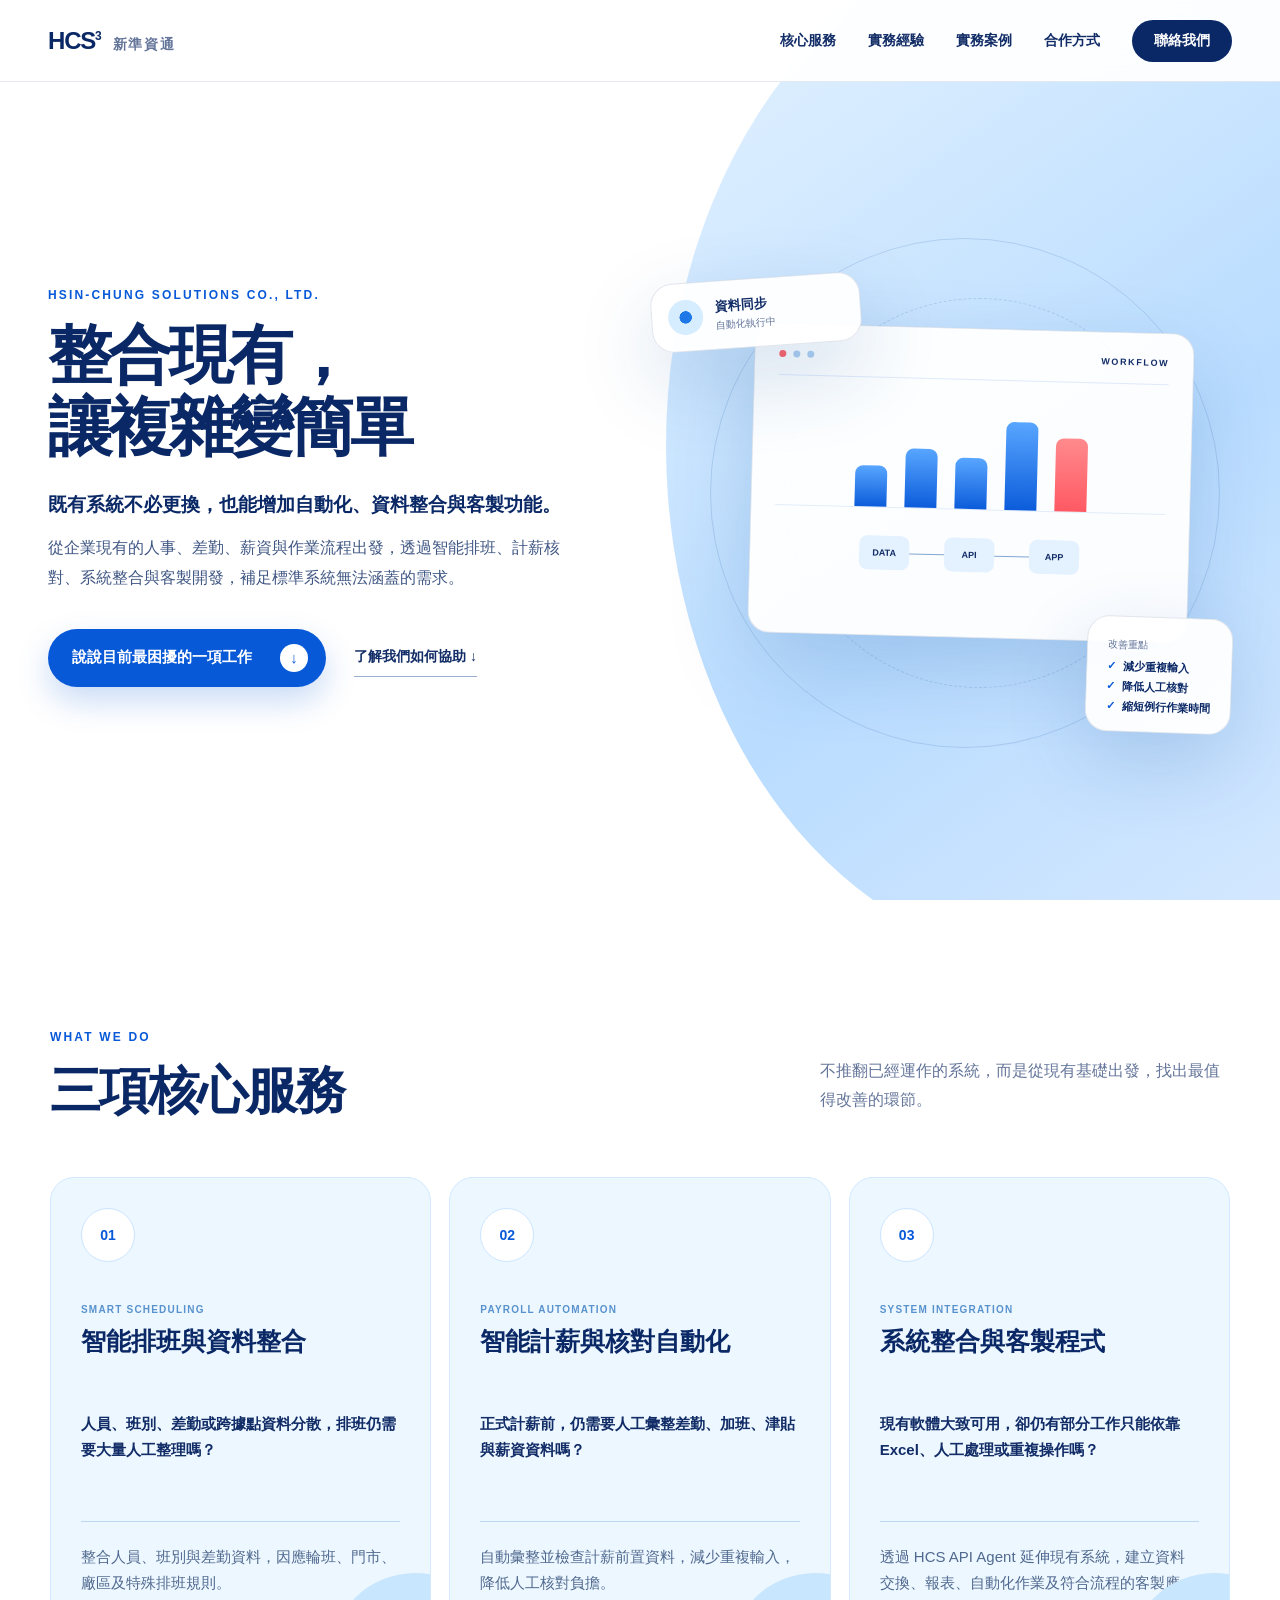
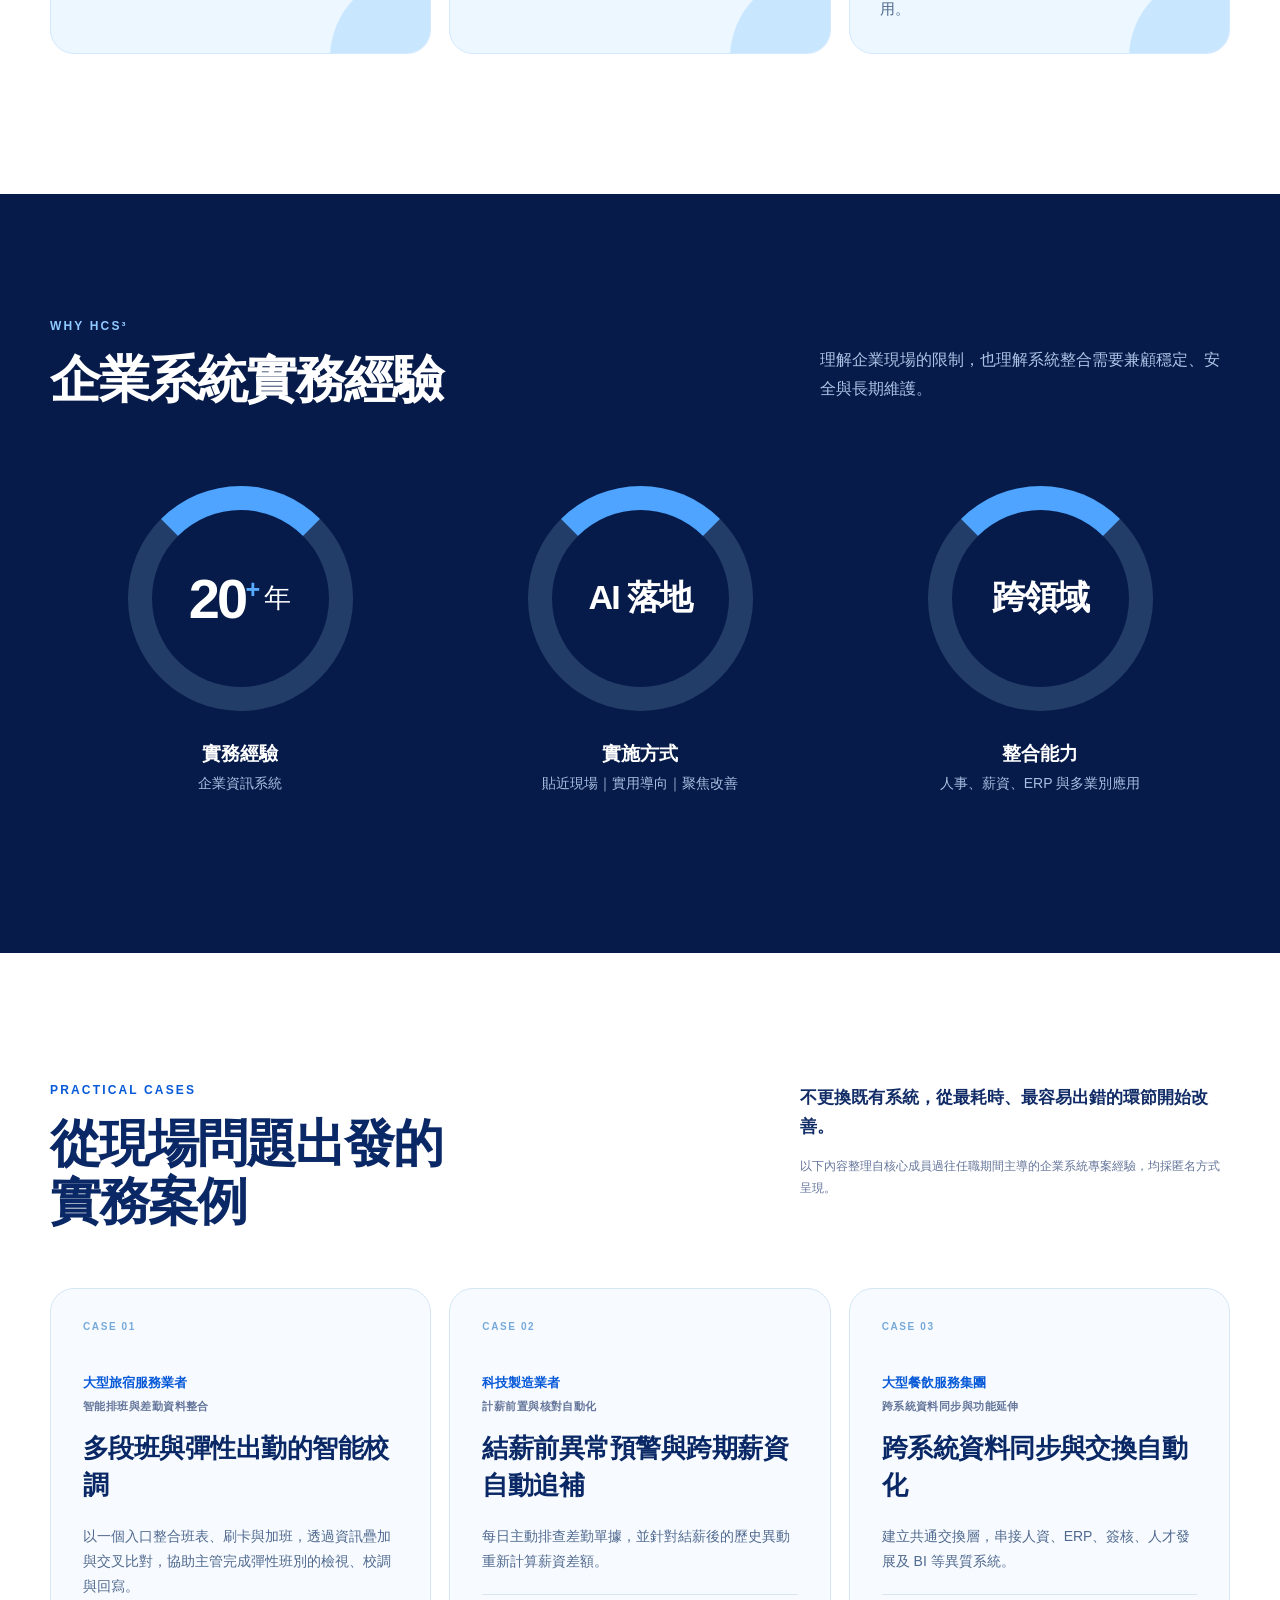
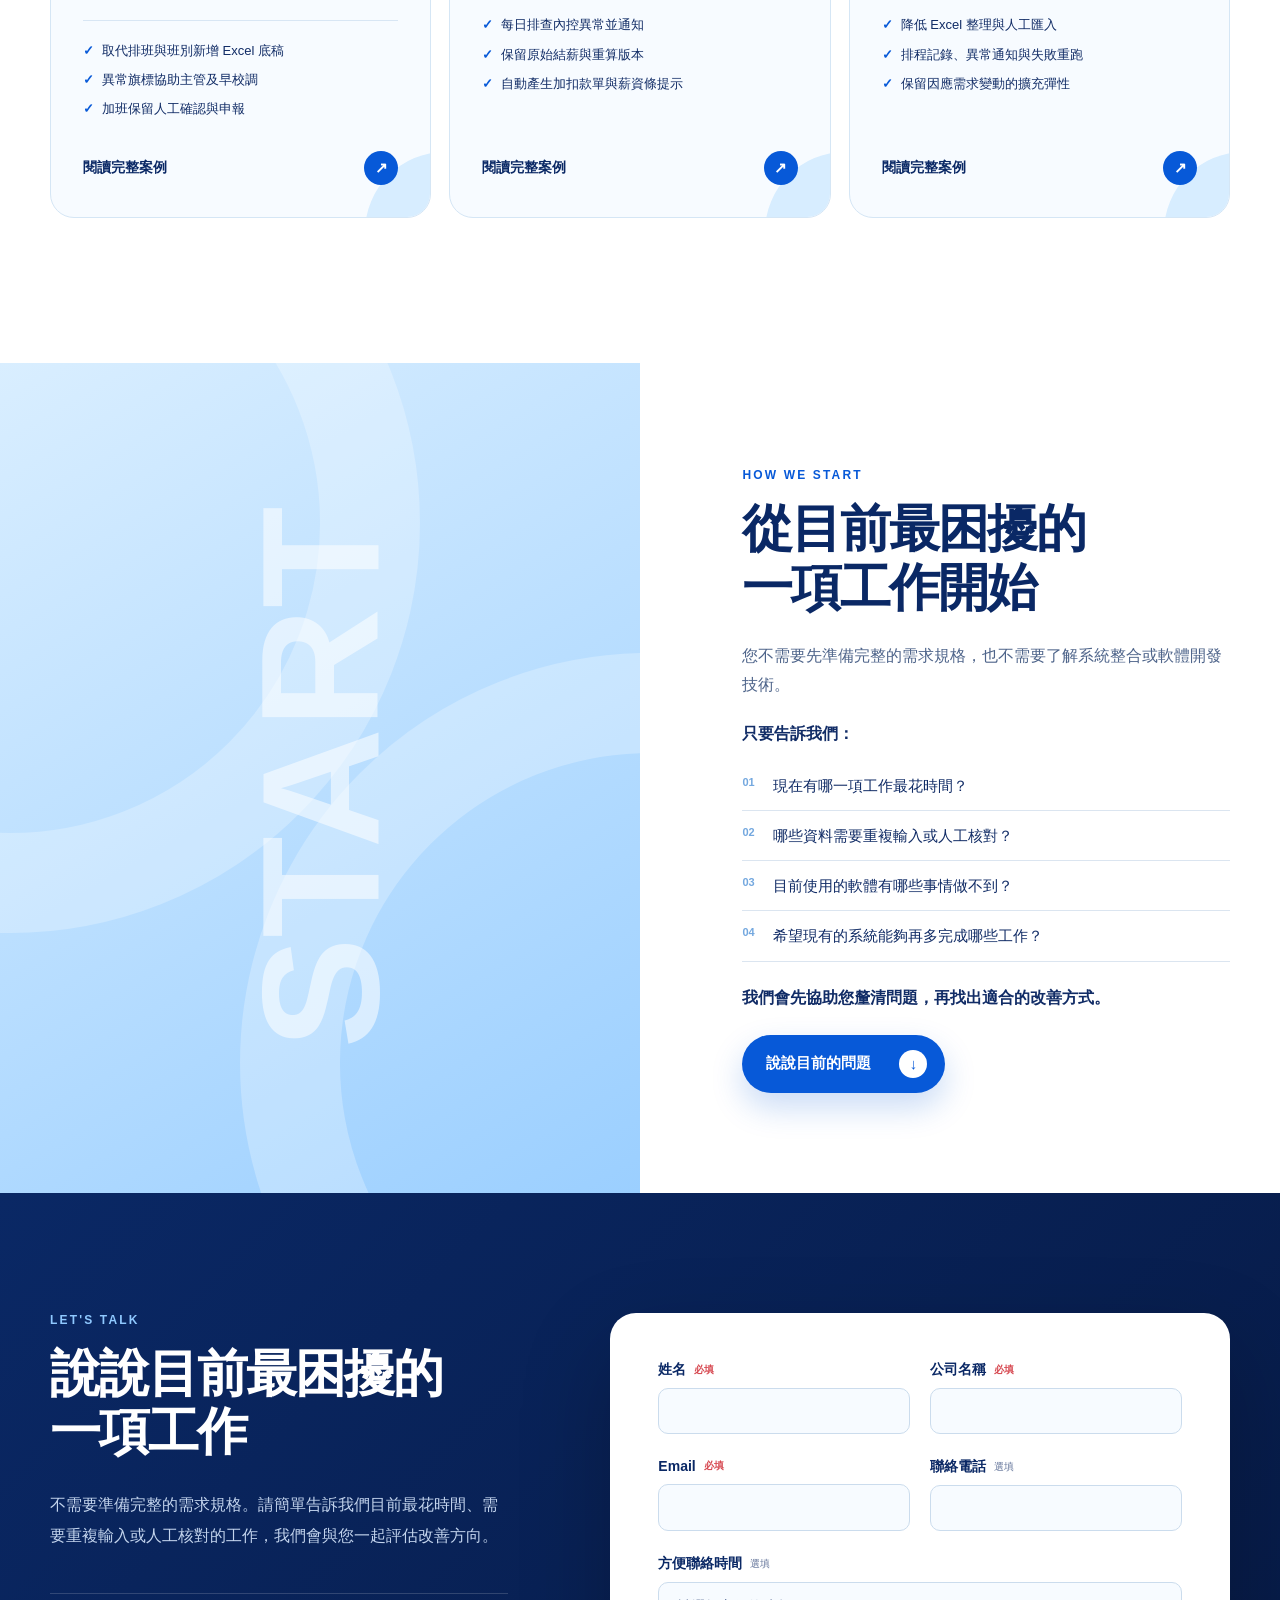
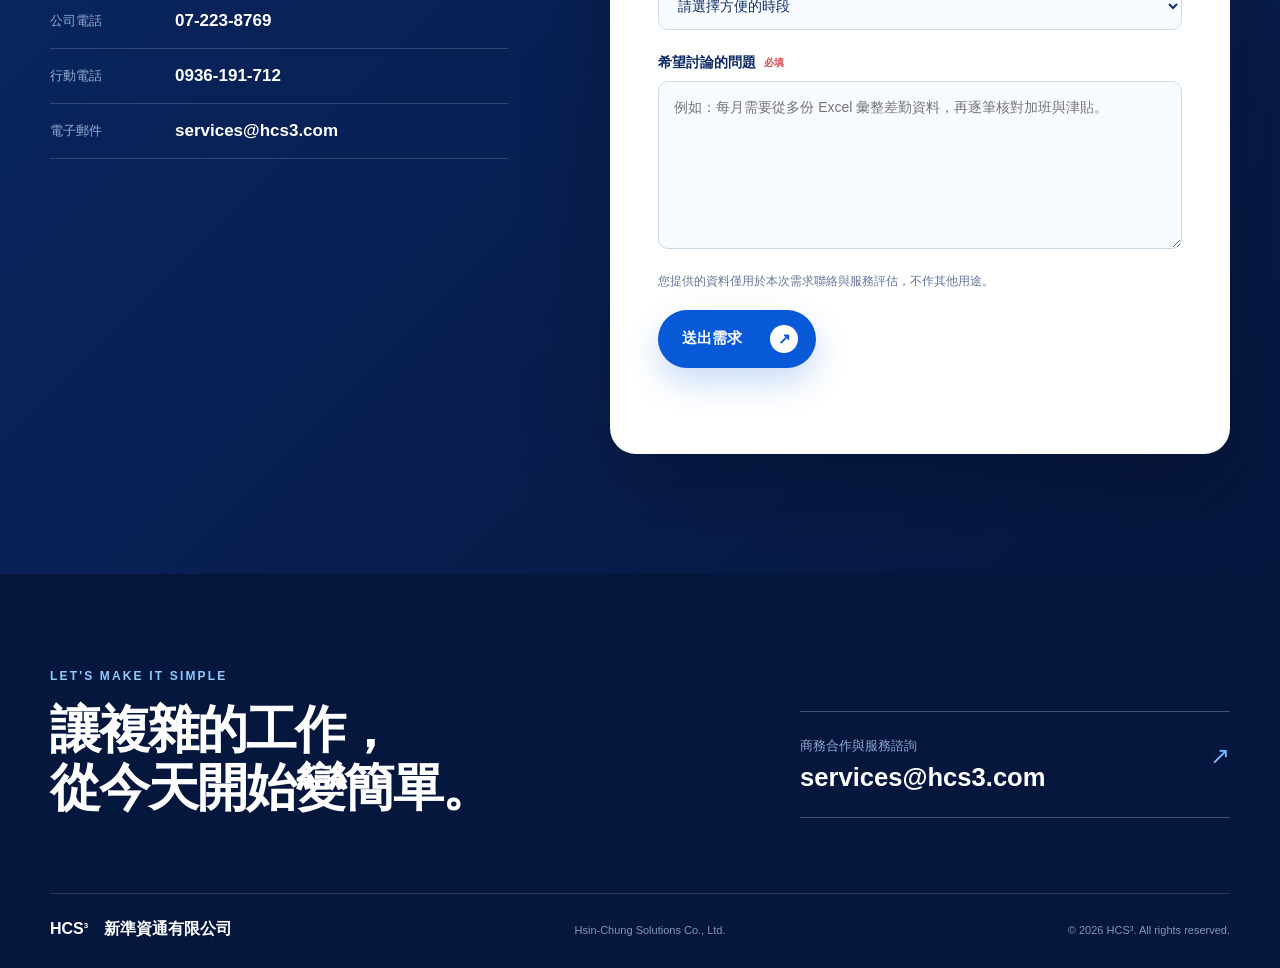
<file: index.html>
<!DOCTYPE html>
<html lang="zh-Hant">
<head>
  <meta charset="utf-8">
  <meta name="viewport" content="width=device-width, initial-scale=1">
  <meta name="description" content="HCS³ 新準資通從企業既有系統與流程出發，提供智能排班、智能計薪、系統整合與客製程式服務。">
  <meta name="theme-color" content="#0a2865">
  <meta name="robots" content="index,follow,max-image-preview:large,max-snippet:-1,max-video-preview:-1">
  <link rel="canonical" href="https://www.hcs3.com/">
  <link rel="icon" href="assets/favicon.svg" type="image/svg+xml">
  <meta property="og:type" content="website">
  <meta property="og:locale" content="zh_TW">
  <meta property="og:site_name" content="HCS³ 新準資通">
  <meta property="og:title" content="HCS³ 新準資通｜整合現有，讓複雜變簡單">
  <meta property="og:description" content="從企業既有系統與流程出發，提供智能排班、智能計薪、系統整合與客製程式服務。">
  <meta property="og:url" content="https://www.hcs3.com/">
  <meta property="og:image" content="https://www.hcs3.com/assets/hcs3-social-card.png">
  <meta property="og:image:width" content="1200">
  <meta property="og:image:height" content="630">
  <meta property="og:image:alt" content="HCS³ 新準資通｜整合現有，讓複雜變簡單">
  <meta name="twitter:card" content="summary_large_image">
  <meta name="twitter:title" content="HCS³ 新準資通｜整合現有，讓複雜變簡單">
  <meta name="twitter:description" content="從企業既有系統與流程出發，提供智能排班、智能計薪、系統整合與客製程式服務。">
  <meta name="twitter:image" content="https://www.hcs3.com/assets/hcs3-social-card.png">
  <meta name="twitter:image:alt" content="HCS³ 新準資通｜整合現有，讓複雜變簡單">
  <title>HCS³ 新準資通｜整合現有，讓複雜變簡單</title>
  <script type="application/ld+json">
  {
    "@context": "https://schema.org",
    "@graph": [
      {
        "@type": "Organization",
        "@id": "https://www.hcs3.com/#organization",
        "name": "新準資通有限公司",
        "alternateName": ["HCS³", "HCS3", "新準資通"],
        "url": "https://www.hcs3.com/",
        "logo": {
          "@type": "ImageObject",
          "url": "https://www.hcs3.com/assets/favicon.svg",
          "width": 512,
          "height": 512
        },
        "email": "services@hcs3.com",
        "telephone": "+886-7-223-8769",
        "areaServed": "TW",
        "description": "從企業既有系統與流程出發，提供智能排班、智能計薪、系統整合與客製程式服務。",
        "contactPoint": {
          "@type": "ContactPoint",
          "contactType": "business inquiries",
          "telephone": "+886-7-223-8769",
          "email": "services@hcs3.com",
          "areaServed": "TW",
          "availableLanguage": "zh-Hant"
        },
        "hasOfferCatalog": {
          "@type": "OfferCatalog",
          "name": "企業系統改善服務",
          "itemListElement": [
            {
              "@type": "Offer",
              "itemOffered": {
                "@type": "Service",
                "name": "智能排班與資料整合",
                "description": "整合人員、班別與差勤資料，因應輪班、門市、廠區及特殊排班規則。"
              }
            },
            {
              "@type": "Offer",
              "itemOffered": {
                "@type": "Service",
                "name": "智能計薪與核對自動化",
                "description": "自動彙整並檢查計薪前置資料，減少重複輸入與人工核對。"
              }
            },
            {
              "@type": "Offer",
              "itemOffered": {
                "@type": "Service",
                "name": "系統整合與客製程式",
                "description": "透過 HCS API Agent 延伸既有系統，建立資料交換、自動化作業與客製應用。"
              }
            }
          ]
        }
      },
      {
        "@type": "WebSite",
        "@id": "https://www.hcs3.com/#website",
        "url": "https://www.hcs3.com/",
        "name": "HCS³ 新準資通",
        "alternateName": ["HCS3", "新準資通"],
        "inLanguage": "zh-Hant-TW",
        "publisher": { "@id": "https://www.hcs3.com/#organization" }
      }
    ]
  }
  </script>
  <link rel="stylesheet" href="styles.css?v=20260825-1">
  <script src="script.js?v=20260825-1" defer></script>
</head>
<body>
  <header class="site-header" id="site-header">
    <a class="brand" href="#top" aria-label="HCS3 首頁">
      <span class="brand-mark">HCS<sup>3</sup></span>
      <span class="brand-name">新準資通</span>
    </a>

    <button class="menu-button" type="button" aria-expanded="false" aria-controls="main-nav" aria-label="開啟導覽選單">
      <span></span><span></span><span></span>
    </button>

    <nav class="main-nav" id="main-nav" aria-label="主要導覽">
      <a href="#services">核心服務</a>
      <a href="#experience">實務經驗</a>
      <a href="#cases">實務案例</a>
      <a href="#approach">合作方式</a>
      <a class="nav-cta" href="#contact">聯絡我們</a>
    </nav>
  </header>

  <main>
    <section class="hero" id="top">
      <div class="hero-copy">
        <p class="eyebrow">HSIN-CHUNG SOLUTIONS CO., LTD.</p>
        <h1>整合現有，<br>讓複雜變簡單</h1>
        <p class="hero-positioning">既有系統不必更換，也能增加自動化、資料整合與客製功能。</p>
        <p class="hero-lead">從企業現有的人事、差勤、薪資與作業流程出發，透過智能排班、計薪核對、系統整合與客製開發，補足標準系統無法涵蓋的需求。</p>
        <div class="hero-actions">
          <a class="button" href="#contact">說說目前最困擾的一項工作 <span aria-hidden="true">↓</span></a>
          <a class="text-link" href="#services">了解我們如何協助 ↓</a>
        </div>
      </div>

      <div class="hero-visual" aria-hidden="true">
        <div class="orbit orbit-large"></div>
        <div class="orbit orbit-small"></div>
        <div class="dashboard">
          <div class="dashboard-head"><i></i><i></i><i></i><b>WORKFLOW</b></div>
          <div class="chart"><span></span><span></span><span></span><span></span><span></span></div>
          <div class="systems"><b>DATA</b><i></i><b>API</b><i></i><b>APP</b></div>
        </div>
        <div class="status-card"><i></i><span><b>資料同步</b><small>自動化執行中</small></span></div>
        <div class="benefits-card">
          <small>改善重點</small>
          <ul>
            <li>減少重複輸入</li>
            <li>降低人工核對</li>
            <li>縮短例行作業時間</li>
          </ul>
        </div>
      </div>
    </section>

    <section class="section services" id="services">
      <div class="section-heading">
        <div>
          <p class="eyebrow">WHAT WE DO</p>
          <h2>三項核心服務</h2>
        </div>
        <p>不推翻已經運作的系統，而是從現有基礎出發，找出最值得改善的環節。</p>
      </div>

      <div class="service-grid">
        <article class="service-card">
          <span class="service-number">01</span>
          <p class="card-label">SMART SCHEDULING</p>
          <h3>智能排班與資料整合</h3>
          <p class="question">人員、班別、差勤或跨據點資料分散，排班仍需要大量人工整理嗎？</p>
          <p class="description">整合人員、班別與差勤資料，因應輪班、門市、廠區及特殊排班規則。</p>
        </article>

        <article class="service-card">
          <span class="service-number">02</span>
          <p class="card-label">PAYROLL AUTOMATION</p>
          <h3>智能計薪與核對自動化</h3>
          <p class="question">正式計薪前，仍需要人工彙整差勤、加班、津貼與薪資資料嗎？</p>
          <p class="description">自動彙整並檢查計薪前置資料，減少重複輸入，降低人工核對負擔。</p>
        </article>

        <article class="service-card">
          <span class="service-number">03</span>
          <p class="card-label">SYSTEM INTEGRATION</p>
          <h3>系統整合與客製程式</h3>
          <p class="question">現有軟體大致可用，卻仍有部分工作只能依靠 Excel、人工處理或重複操作嗎？</p>
          <p class="description">透過 HCS API Agent 延伸現有系統，建立資料交換、報表、自動化作業及符合流程的客製應用。</p>
        </article>
      </div>
    </section>

    <section class="experience" id="experience">
      <div class="section experience-heading">
        <div>
          <p class="eyebrow light">WHY HCS³</p>
          <h2>企業系統實務經驗</h2>
        </div>
        <p>理解企業現場的限制，也理解系統整合需要兼顧穩定、安全與長期維護。</p>
      </div>

      <div class="section metric-grid">
        <article class="metric">
          <div class="metric-ring"><strong>20<sup>+</sup></strong><span>年</span></div>
          <h3>實務經驗</h3>
          <p>企業資訊系統</p>
        </article>
        <article class="metric">
          <div class="metric-ring text-ring"><strong>AI 落地</strong></div>
          <h3>實施方式</h3>
          <p>貼近現場｜實用導向｜聚焦改善</p>
        </article>
        <article class="metric">
          <div class="metric-ring text-ring"><strong>跨領域</strong></div>
          <h3>整合能力</h3>
          <p>人事、薪資、ERP 與多業別應用</p>
        </article>
      </div>
    </section>

    <section class="section cases" id="cases">
      <div class="section-heading cases-heading">
        <div>
          <p class="eyebrow">PRACTICAL CASES</p>
          <h2>從現場問題出發的<br>實務案例</h2>
        </div>
        <div class="cases-intro">
          <p>不更換既有系統，從最耗時、最容易出錯的環節開始改善。</p>
          <small>以下內容整理自核心成員過往任職期間主導的企業系統專案經驗，均採匿名方式呈現。</small>
        </div>
      </div>

      <div class="case-grid">
        <a class="case-card" href="cases/scheduling-attendance.html">
          <span class="case-number">CASE 01</span>
          <p class="case-industry">大型旅宿服務業者</p>
          <p class="case-category">智能排班與差勤資料整合</p>
          <h3>多段班與彈性出勤的智能校調</h3>
          <p>以一個入口整合班表、刷卡與加班，透過資訊疊加與交叉比對，協助主管完成彈性班別的檢視、校調與回寫。</p>
          <ul>
            <li>取代排班與班別新增 Excel 底稿</li>
            <li>異常旗標協助主管及早校調</li>
            <li>加班保留人工確認與申報</li>
          </ul>
          <span class="case-link">閱讀完整案例 <b aria-hidden="true">↗</b></span>
        </a>

        <a class="case-card" href="cases/payroll-reconciliation.html">
          <span class="case-number">CASE 02</span>
          <p class="case-industry">科技製造業者</p>
          <p class="case-category">計薪前置與核對自動化</p>
          <h3>結薪前異常預警與跨期薪資自動追補</h3>
          <p>每日主動排查差勤單據，並針對結薪後的歷史異動重新計算薪資差額。</p>
          <ul>
            <li>每日排查內控異常並通知</li>
            <li>保留原始結薪與重算版本</li>
            <li>自動產生加扣款單與薪資條提示</li>
          </ul>
          <span class="case-link">閱讀完整案例 <b aria-hidden="true">↗</b></span>
        </a>

        <a class="case-card" href="cases/system-integration.html">
          <span class="case-number">CASE 03</span>
          <p class="case-industry">大型餐飲服務集團</p>
          <p class="case-category">跨系統資料同步與功能延伸</p>
          <h3>跨系統資料同步與交換自動化</h3>
          <p>建立共通交換層，串接人資、ERP、簽核、人才發展及 BI 等異質系統。</p>
          <ul>
            <li>降低 Excel 整理與人工匯入</li>
            <li>排程記錄、異常通知與失敗重跑</li>
            <li>保留因應需求變動的擴充彈性</li>
          </ul>
          <span class="case-link">閱讀完整案例 <b aria-hidden="true">↗</b></span>
        </a>
      </div>
    </section>

    <section class="approach" id="approach">
      <div class="approach-visual" aria-hidden="true"><span>START</span></div>
      <div class="approach-copy">
        <p class="eyebrow">HOW WE START</p>
        <h2>從目前最困擾的<br>一項工作開始</h2>
        <p class="approach-lead">您不需要先準備完整的需求規格，也不需要了解系統整合或軟體開發技術。</p>
        <p><strong>只要告訴我們：</strong></p>
        <ol class="question-list">
          <li><span>01</span>現在有哪一項工作最花時間？</li>
          <li><span>02</span>哪些資料需要重複輸入或人工核對？</li>
          <li><span>03</span>目前使用的軟體有哪些事情做不到？</li>
          <li><span>04</span>希望現有的系統能夠再多完成哪些工作？</li>
        </ol>
        <p class="conclusion">我們會先協助您釐清問題，再找出適合的改善方式。</p>
        <a class="button" href="#contact">說說目前的問題 <span aria-hidden="true">↓</span></a>
      </div>
    </section>

    <section class="contact" id="contact">
      <div class="section contact-layout">
        <div class="contact-copy">
          <p class="eyebrow light">LET'S TALK</p>
          <h2>說說目前最困擾的<br>一項工作</h2>
          <p>不需要準備完整的需求規格。請簡單告訴我們目前最花時間、需要重複輸入或人工核對的工作，我們會與您一起評估改善方向。</p>

          <div class="contact-methods" role="group" aria-label="其他聯絡方式">
            <a href="tel:+88672238769"><small>公司電話</small><strong>07&#8209;223&#8209;8769</strong></a>
            <a href="tel:+886936191712"><small>行動電話</small><strong>0936&#8209;191&#8209;712</strong></a>
            <a href="mailto:services@hcs3.com"><small>電子郵件</small><strong>services@hcs3.com</strong></a>
          </div>
        </div>

        <form class="contact-form" id="contact-form" action="https://formspree.io/f/xjyblpal" method="POST" novalidate>
          <input type="hidden" name="_subject" value="HCS3 官網服務諮詢">
          <div class="form-trap" aria-hidden="true">
            <label for="company-website">網站</label>
            <input id="company-website" type="text" name="_gotcha" tabindex="-1" autocomplete="off">
          </div>

          <div class="form-grid">
            <label>
              <span>姓名 <em>必填</em></span>
              <input type="text" name="姓名" autocomplete="name" maxlength="60" required>
            </label>
            <label>
              <span>公司名稱 <em>必填</em></span>
              <input type="text" name="公司名稱" autocomplete="organization" maxlength="100" required>
            </label>
            <label>
              <span>Email <em>必填</em></span>
              <input type="email" name="email" autocomplete="email" inputmode="email" maxlength="120" required>
            </label>
            <label>
              <span>聯絡電話 <small>選填</small></span>
              <input type="tel" name="聯絡電話" autocomplete="tel" inputmode="tel" maxlength="30">
            </label>
            <label class="form-full">
              <span>方便聯絡時間 <small>選填</small></span>
              <select name="方便聯絡時間">
                <option value="">請選擇方便的時段</option>
                <option value="平日上午">平日上午</option>
                <option value="平日下午">平日下午</option>
                <option value="平日晚上">平日晚上</option>
                <option value="其他時間">其他時間，請於問題欄補充</option>
              </select>
            </label>
            <label class="form-full">
              <span>希望討論的問題 <em>必填</em></span>
              <textarea name="希望討論的問題" rows="6" maxlength="2000" placeholder="例如：每月需要從多份 Excel 彙整差勤資料，再逐筆核對加班與津貼。" required></textarea>
            </label>
          </div>

          <p class="form-privacy">您提供的資料僅用於本次需求聯絡與服務評估，不作其他用途。</p>
          <button class="button form-submit" type="submit">送出需求 <span aria-hidden="true">↗</span></button>
          <p class="form-status" id="form-status" role="status" aria-live="polite"></p>
        </form>
      </div>
    </section>
  </main>

  <footer>
    <div class="section footer-main">
      <div>
        <p class="eyebrow light">LET'S MAKE IT SIMPLE</p>
        <h2>讓複雜的工作，<br>從今天開始變簡單。</h2>
      </div>
      <a class="email" href="mailto:services@hcs3.com">
        <small>商務合作與服務諮詢</small>
        <strong>services@hcs3.com</strong>
        <span aria-hidden="true">↗</span>
      </a>
    </div>
    <div class="section footer-bottom">
      <p class="footer-brand">HCS<sup>3</sup>　新準資通有限公司</p>
      <p>Hsin-Chung Solutions Co., Ltd.</p>
      <p>© <span id="year">2026</span> HCS³. All rights reserved.</p>
    </div>
  </footer>
</body>
</html>
</file>
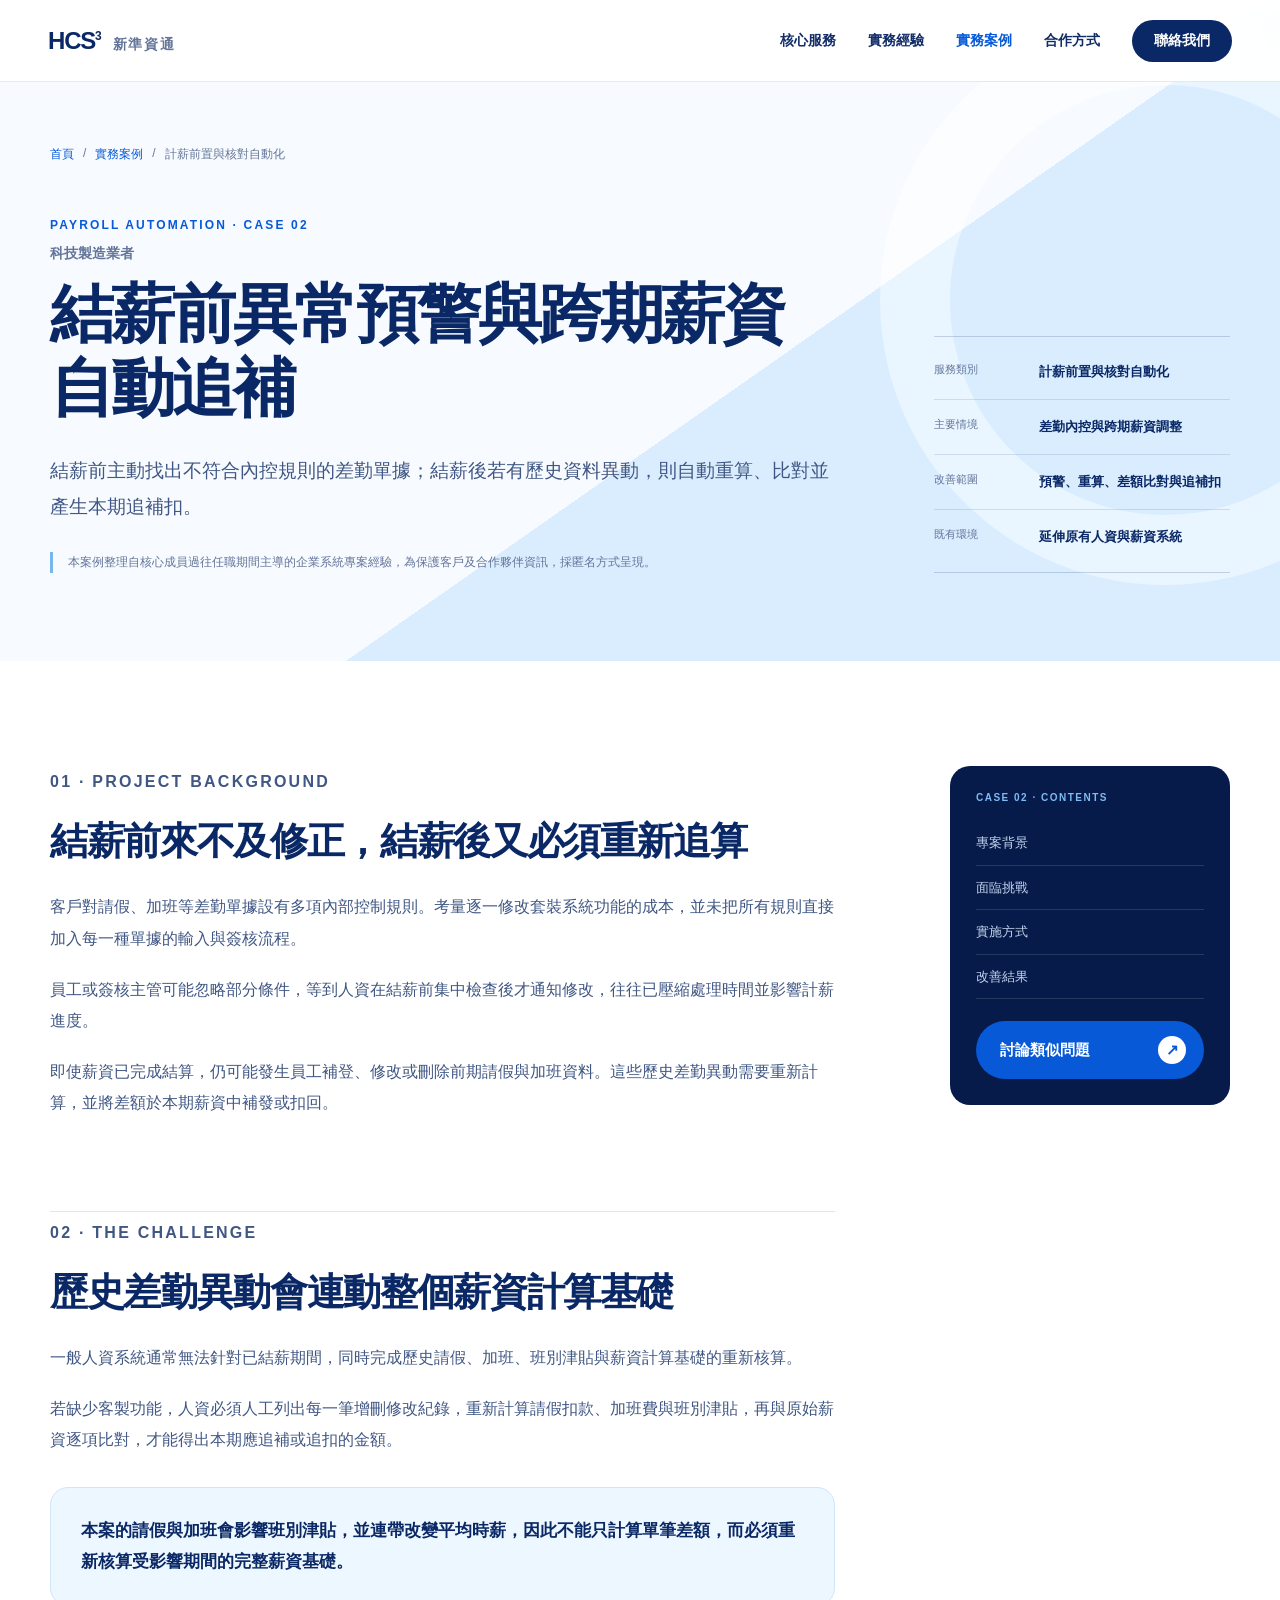
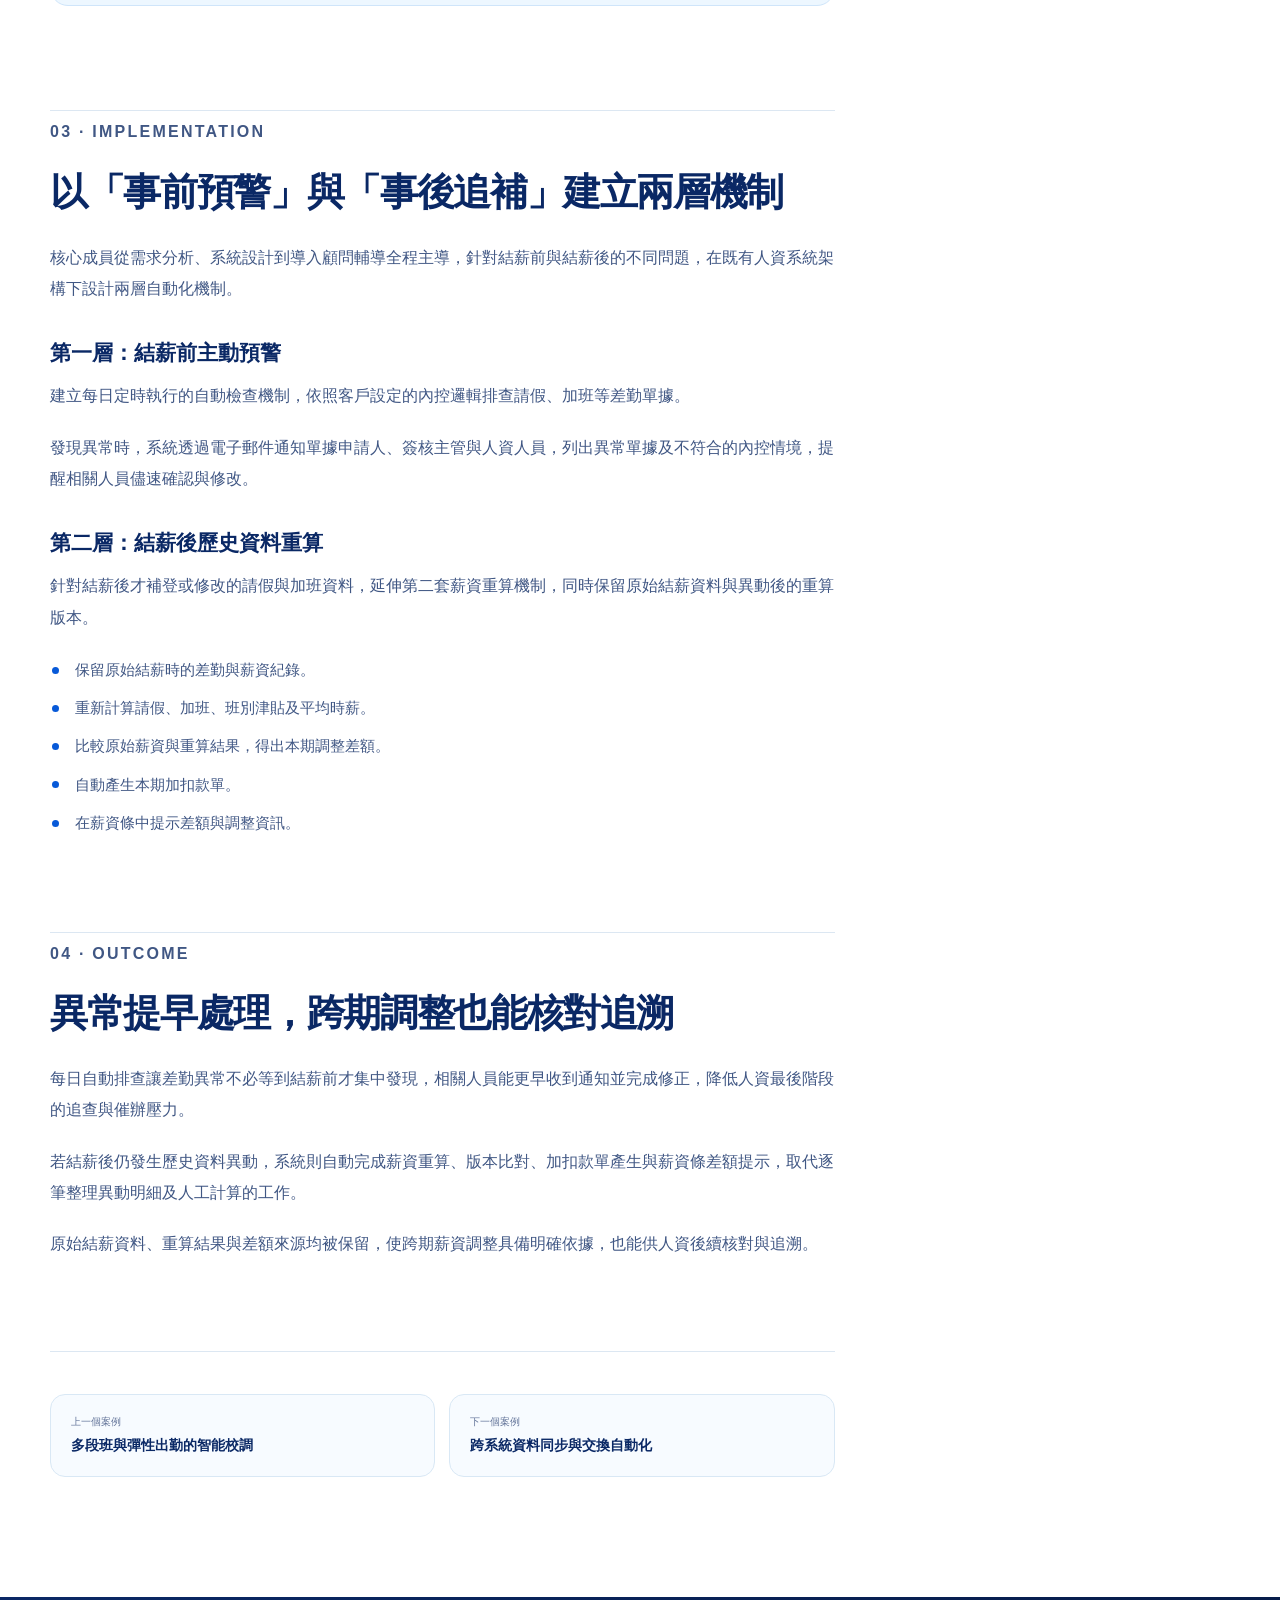
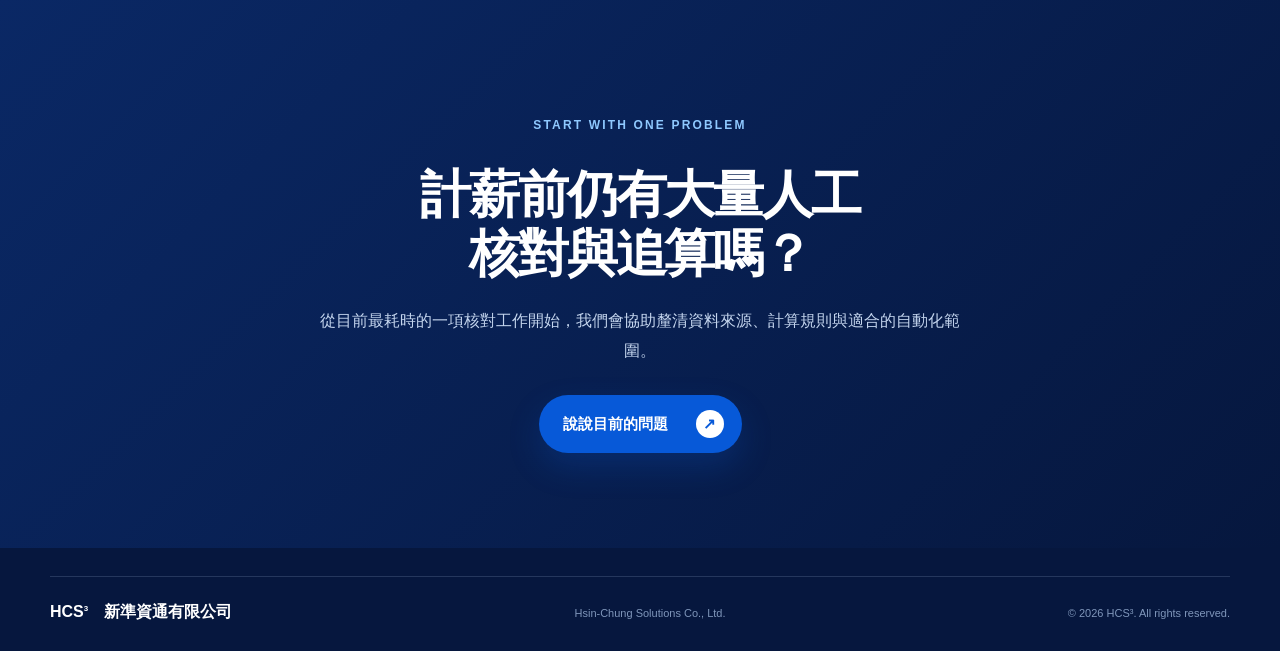
<file: cases/payroll-reconciliation.html>
<!DOCTYPE html>
<html lang="zh-Hant">
<head>
  <meta charset="utf-8">
  <meta name="viewport" content="width=device-width, initial-scale=1">
  <meta name="description" content="科技製造業者的計薪自動化案例：每日預警差勤內控異常，並針對結薪後的歷史異動自動重算薪資差額與產生加扣款單。">
  <meta name="theme-color" content="#0a2865">
  <meta name="robots" content="index,follow,max-image-preview:large,max-snippet:-1,max-video-preview:-1">
  <link rel="canonical" href="https://www.hcs3.com/cases/payroll-reconciliation.html">
  <link rel="icon" href="../assets/favicon.svg" type="image/svg+xml">
  <meta property="og:type" content="article">
  <meta property="og:locale" content="zh_TW">
  <meta property="og:site_name" content="HCS³ 新準資通">
  <meta property="og:title" content="結薪前異常預警與跨期薪資自動追補｜HCS³ 實務案例">
  <meta property="og:description" content="每日主動排查差勤單據，並針對結薪後的歷史異動重新計算薪資差額、自動產生本期加扣款單。">
  <meta property="og:url" content="https://www.hcs3.com/cases/payroll-reconciliation.html">
  <meta property="og:image" content="https://www.hcs3.com/assets/hcs3-social-card.png">
  <meta property="og:image:width" content="1200">
  <meta property="og:image:height" content="630">
  <meta property="og:image:alt" content="HCS³ 新準資通實務案例">
  <meta name="twitter:card" content="summary_large_image">
  <meta name="twitter:title" content="結薪前異常預警與跨期薪資自動追補｜HCS³ 實務案例">
  <meta name="twitter:description" content="每日主動排查差勤單據，並針對結薪後的歷史異動重新計算薪資差額、自動產生本期加扣款單。">
  <meta name="twitter:image" content="https://www.hcs3.com/assets/hcs3-social-card.png">
  <title>結薪前異常預警與跨期薪資自動追補｜HCS³ 實務案例</title>
  <script type="application/ld+json">
  {
    "@context": "https://schema.org",
    "@graph": [
      {
        "@type": "Article",
        "@id": "https://www.hcs3.com/cases/payroll-reconciliation.html#article",
        "headline": "結薪前異常預警與跨期薪資自動追補",
        "description": "科技製造業者的計薪自動化案例：每日預警差勤內控異常，並針對結薪後的歷史異動自動重算薪資差額與產生加扣款單。",
        "url": "https://www.hcs3.com/cases/payroll-reconciliation.html",
        "mainEntityOfPage": "https://www.hcs3.com/cases/payroll-reconciliation.html",
        "image": "https://www.hcs3.com/assets/hcs3-social-card.png",
        "datePublished": "2026-08-25",
        "dateModified": "2026-08-25",
        "inLanguage": "zh-Hant-TW",
        "author": { "@type": "Organization", "name": "新準資通有限公司", "url": "https://www.hcs3.com/" },
        "publisher": {
          "@type": "Organization",
          "name": "新準資通有限公司",
          "url": "https://www.hcs3.com/",
          "logo": { "@type": "ImageObject", "url": "https://www.hcs3.com/assets/favicon.svg" }
        },
        "about": ["計薪自動化", "薪資核對", "差勤內控", "薪資追補扣"]
      },
      {
        "@type": "BreadcrumbList",
        "itemListElement": [
          { "@type": "ListItem", "position": 1, "name": "首頁", "item": "https://www.hcs3.com/" },
          { "@type": "ListItem", "position": 2, "name": "實務案例", "item": "https://www.hcs3.com/#cases" },
          { "@type": "ListItem", "position": 3, "name": "結薪前異常預警與跨期薪資自動追補", "item": "https://www.hcs3.com/cases/payroll-reconciliation.html" }
        ]
      }
    ]
  }
  </script>
  <link rel="stylesheet" href="../styles.css?v=20260825-1">
  <script src="../script.js?v=20260825-1" defer></script>
</head>
<body class="case-page">
  <header class="site-header" id="site-header">
    <a class="brand" href="../index.html" aria-label="HCS3 首頁">
      <span class="brand-mark">HCS<sup>3</sup></span>
      <span class="brand-name">新準資通</span>
    </a>

    <button class="menu-button" type="button" aria-expanded="false" aria-controls="main-nav" aria-label="開啟導覽選單">
      <span></span><span></span><span></span>
    </button>

    <nav class="main-nav" id="main-nav" aria-label="主要導覽">
      <a href="../index.html#services">核心服務</a>
      <a href="../index.html#experience">實務經驗</a>
      <a href="../index.html#cases" aria-current="page">實務案例</a>
      <a href="../index.html#approach">合作方式</a>
      <a class="nav-cta" href="../index.html#contact">聯絡我們</a>
    </nav>
  </header>

  <main>
    <section class="case-hero">
      <div class="section">
        <nav class="breadcrumb" aria-label="麵包屑導覽">
          <a href="../index.html">首頁</a><span aria-hidden="true">/</span>
          <a href="../index.html#cases">實務案例</a><span aria-hidden="true">/</span>
          <span>計薪前置與核對自動化</span>
        </nav>

        <div class="case-hero-grid">
          <div>
            <p class="eyebrow">PAYROLL AUTOMATION · CASE 02</p>
            <p class="case-hero-industry">科技製造業者</p>
            <h1>結薪前異常預警與跨期薪資自動追補</h1>
            <p class="case-summary">結薪前主動找出不符合內控規則的差勤單據；結薪後若有歷史資料異動，則自動重算、比對並產生本期追補扣。</p>
            <p class="case-disclosure">本案例整理自核心成員過往任職期間主導的企業系統專案經驗，為保護客戶及合作夥伴資訊，採匿名方式呈現。</p>
          </div>

          <dl class="case-facts">
            <div><dt>服務類別</dt><dd>計薪前置與核對自動化</dd></div>
            <div><dt>主要情境</dt><dd>差勤內控與跨期薪資調整</dd></div>
            <div><dt>改善範圍</dt><dd>預警、重算、差額比對與追補扣</dd></div>
            <div><dt>既有環境</dt><dd>延伸原有人資與薪資系統</dd></div>
          </dl>
        </div>
      </div>
    </section>

    <div class="section case-layout">
      <article class="case-content">
        <section class="case-section" id="background">
          <p class="case-section-number">01 · PROJECT BACKGROUND</p>
          <h2>結薪前來不及修正，結薪後又必須重新追算</h2>
          <p>客戶對請假、加班等差勤單據設有多項內部控制規則。考量逐一修改套裝系統功能的成本，並未把所有規則直接加入每一種單據的輸入與簽核流程。</p>
          <p>員工或簽核主管可能忽略部分條件，等到人資在結薪前集中檢查後才通知修改，往往已壓縮處理時間並影響計薪進度。</p>
          <p>即使薪資已完成結算，仍可能發生員工補登、修改或刪除前期請假與加班資料。這些歷史差勤異動需要重新計算，並將差額於本期薪資中補發或扣回。</p>
        </section>

        <section class="case-section" id="challenge">
          <p class="case-section-number">02 · THE CHALLENGE</p>
          <h2>歷史差勤異動會連動整個薪資計算基礎</h2>
          <p>一般人資系統通常無法針對已結薪期間，同時完成歷史請假、加班、班別津貼與薪資計算基礎的重新核算。</p>
          <p>若缺少客製功能，人資必須人工列出每一筆增刪修改紀錄，重新計算請假扣款、加班費與班別津貼，再與原始薪資逐項比對，才能得出本期應追補或追扣的金額。</p>
          <div class="case-callout">本案的請假與加班會影響班別津貼，並連帶改變平均時薪，因此不能只計算單筆差額，而必須重新核算受影響期間的完整薪資基礎。</div>
        </section>

        <section class="case-section" id="solution">
          <p class="case-section-number">03 · IMPLEMENTATION</p>
          <h2>以「事前預警」與「事後追補」建立兩層機制</h2>
          <p>核心成員從需求分析、系統設計到導入顧問輔導全程主導，針對結薪前與結薪後的不同問題，在既有人資系統架構下設計兩層自動化機制。</p>

          <h3>第一層：結薪前主動預警</h3>
          <p>建立每日定時執行的自動檢查機制，依照客戶設定的內控邏輯排查請假、加班等差勤單據。</p>
          <p>發現異常時，系統透過電子郵件通知單據申請人、簽核主管與人資人員，列出異常單據及不符合的內控情境，提醒相關人員儘速確認與修改。</p>

          <h3>第二層：結薪後歷史資料重算</h3>
          <p>針對結薪後才補登或修改的請假與加班資料，延伸第二套薪資重算機制，同時保留原始結薪資料與異動後的重算版本。</p>
          <ul>
            <li>保留原始結薪時的差勤與薪資紀錄。</li>
            <li>重新計算請假、加班、班別津貼及平均時薪。</li>
            <li>比較原始薪資與重算結果，得出本期調整差額。</li>
            <li>自動產生本期加扣款單。</li>
            <li>在薪資條中提示差額與調整資訊。</li>
          </ul>
        </section>

        <section class="case-section" id="result">
          <p class="case-section-number">04 · OUTCOME</p>
          <h2>異常提早處理，跨期調整也能核對追溯</h2>
          <p>每日自動排查讓差勤異常不必等到結薪前才集中發現，相關人員能更早收到通知並完成修正，降低人資最後階段的追查與催辦壓力。</p>
          <p>若結薪後仍發生歷史資料異動，系統則自動完成薪資重算、版本比對、加扣款單產生與薪資條差額提示，取代逐筆整理異動明細及人工計算的工作。</p>
          <p>原始結薪資料、重算結果與差額來源均被保留，使跨期薪資調整具備明確依據，也能供人資後續核對與追溯。</p>
        </section>

        <nav class="case-navigation" aria-label="案例頁面導覽">
          <a href="scheduling-attendance.html"><small>上一個案例</small><strong>多段班與彈性出勤的智能校調</strong></a>
          <a href="system-integration.html"><small>下一個案例</small><strong>跨系統資料同步與交換自動化</strong></a>
        </nav>
      </article>

      <aside class="case-sidebar" aria-label="本頁導覽">
        <div class="case-sidebar-card">
          <p>CASE 02 · CONTENTS</p>
          <nav aria-label="案例段落">
            <a href="#background">專案背景</a>
            <a href="#challenge">面臨挑戰</a>
            <a href="#solution">實施方式</a>
            <a href="#result">改善結果</a>
          </nav>
          <a class="button" href="../index.html#contact">討論類似問題 <span aria-hidden="true">↗</span></a>
        </div>
      </aside>
    </div>

    <section class="case-cta">
      <div class="section">
        <p class="eyebrow light">START WITH ONE PROBLEM</p>
        <h2>計薪前仍有大量人工<br>核對與追算嗎？</h2>
        <p>從目前最耗時的一項核對工作開始，我們會協助釐清資料來源、計算規則與適合的自動化範圍。</p>
        <a class="button" href="../index.html#contact">說說目前的問題 <span aria-hidden="true">↗</span></a>
      </div>
    </section>
  </main>

  <footer>
    <div class="section footer-bottom">
      <p class="footer-brand">HCS<sup>3</sup>　新準資通有限公司</p>
      <p>Hsin-Chung Solutions Co., Ltd.</p>
      <p>© <span id="year">2026</span> HCS³. All rights reserved.</p>
    </div>
  </footer>
</body>
</html>
</file>
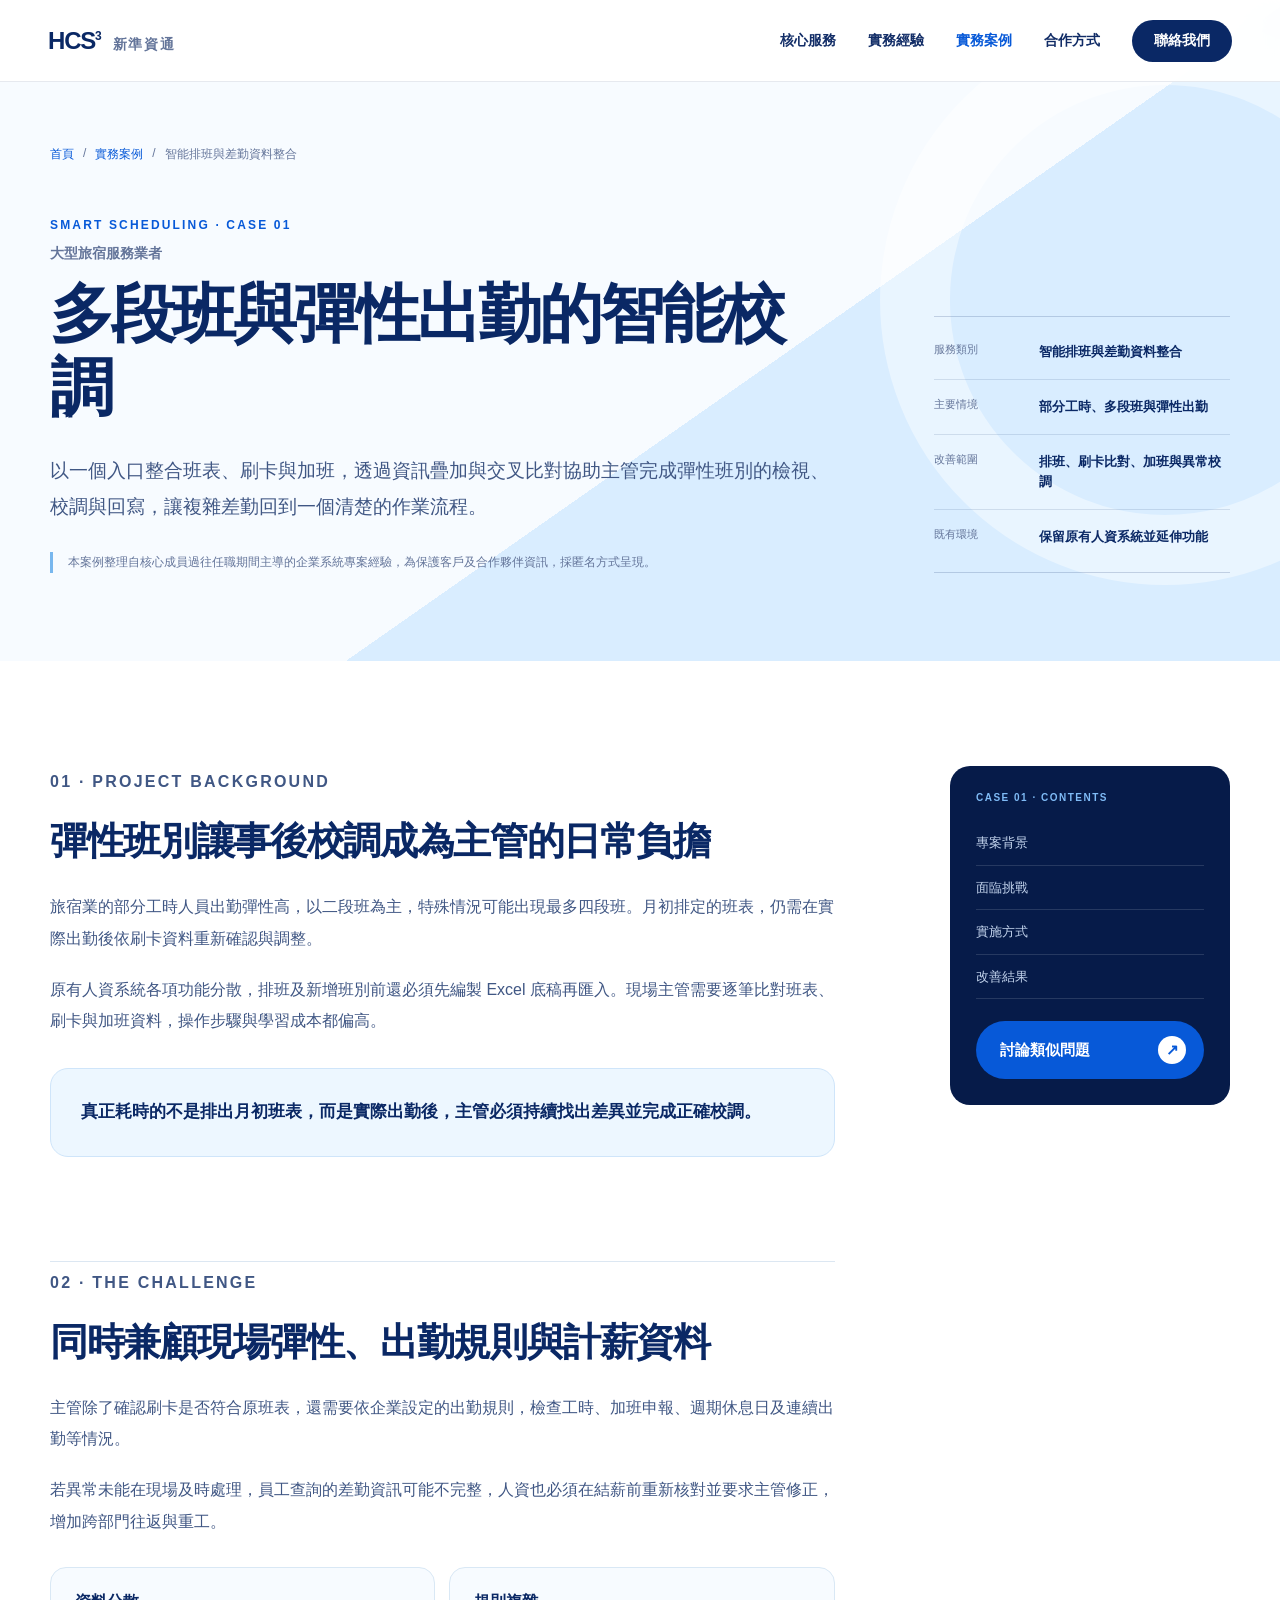
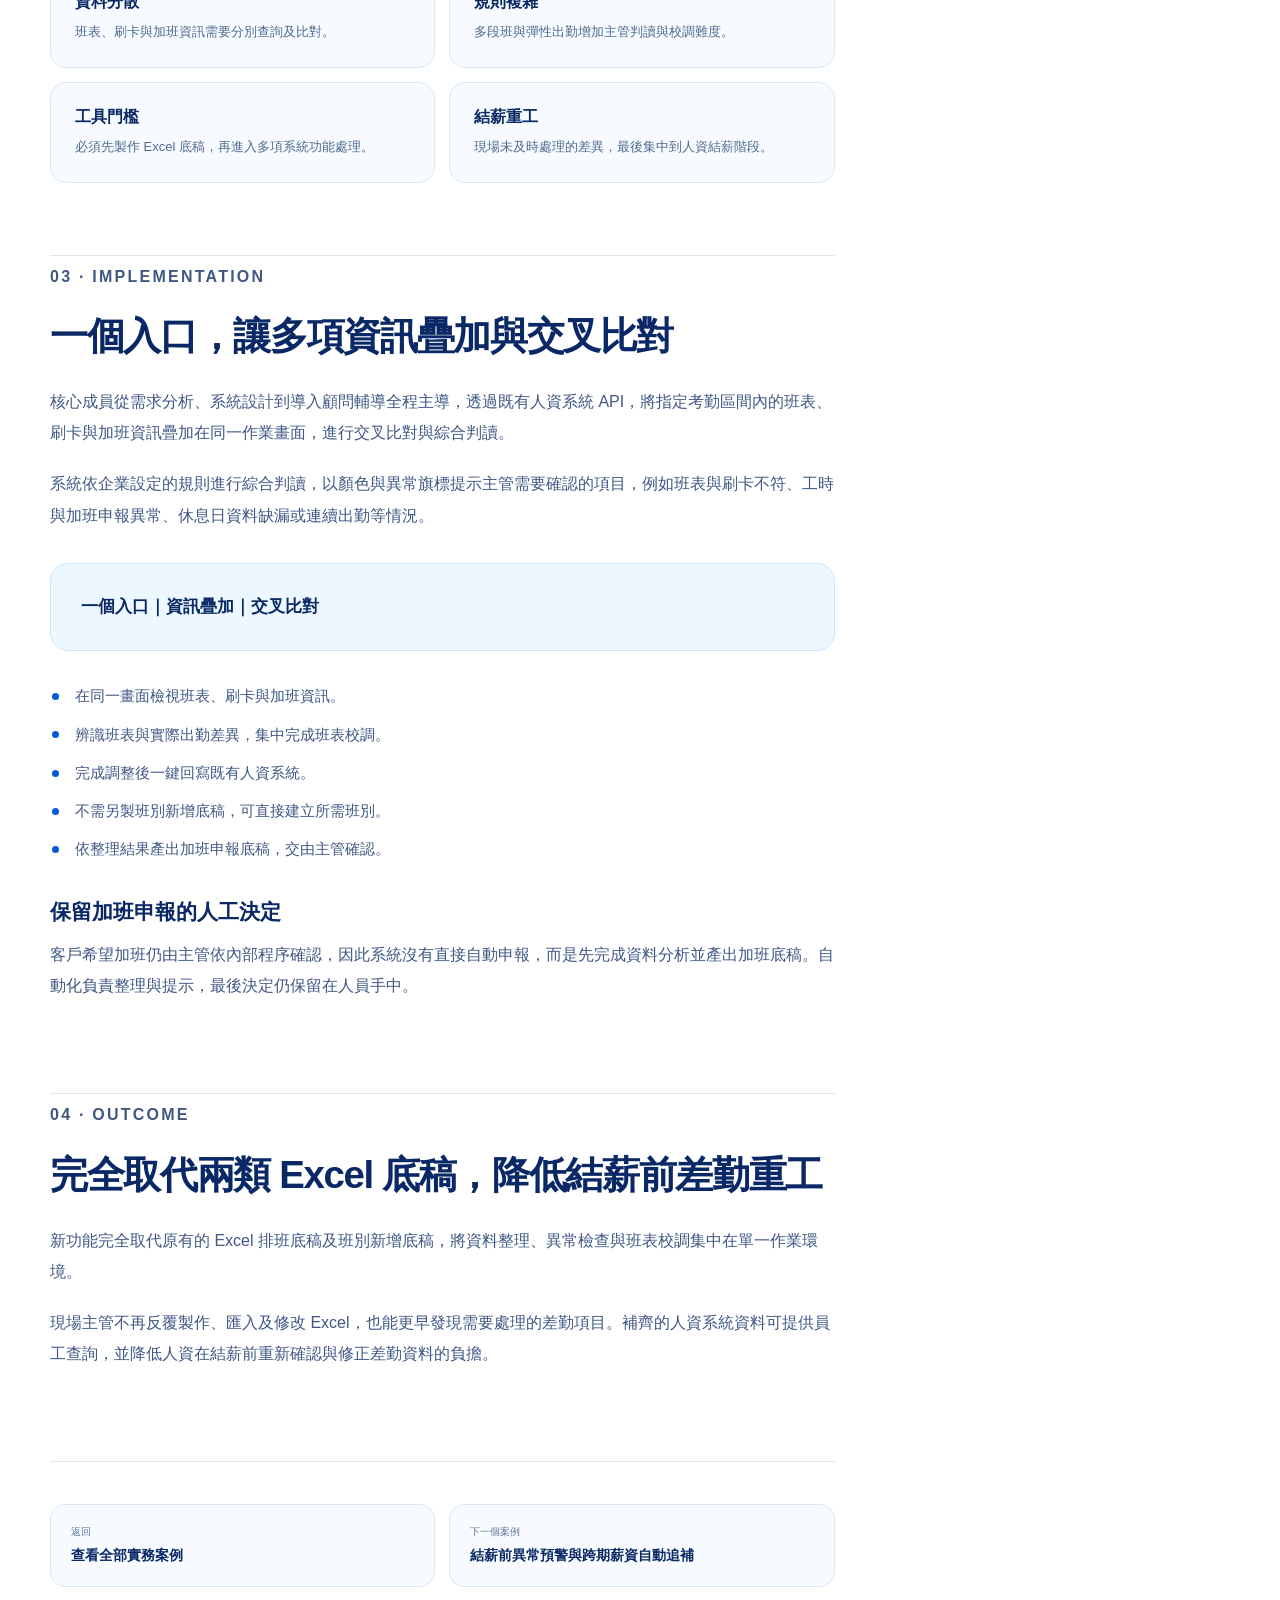
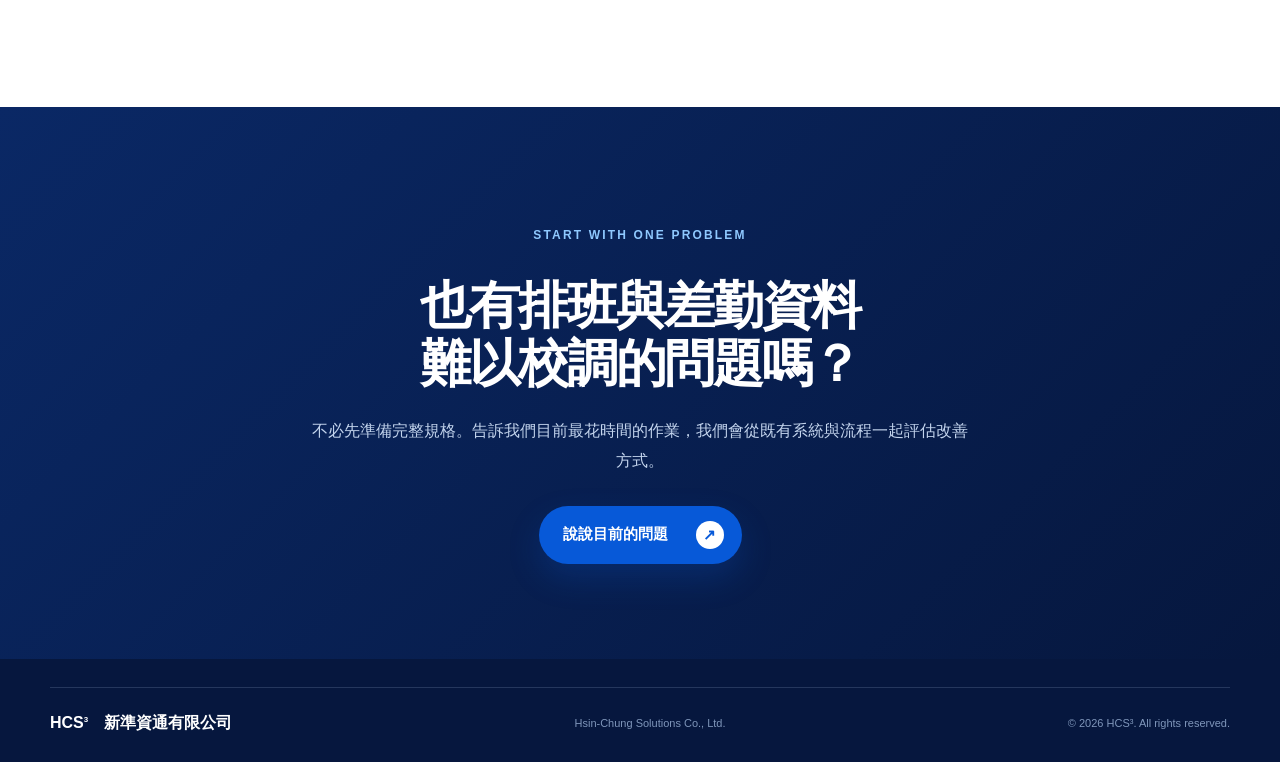
<file: cases/scheduling-attendance.html>
<!DOCTYPE html>
<html lang="zh-Hant">
<head>
  <meta charset="utf-8">
  <meta name="viewport" content="width=device-width, initial-scale=1">
  <meta name="description" content="大型旅宿服務業者的智能排班與差勤整合案例：以一個入口整合班表、刷卡與加班，透過資訊疊加與交叉比對協助主管校調彈性班別。">
  <meta name="theme-color" content="#0a2865">
  <meta name="robots" content="index,follow,max-image-preview:large,max-snippet:-1,max-video-preview:-1">
  <link rel="canonical" href="https://www.hcs3.com/cases/scheduling-attendance.html">
  <link rel="icon" href="../assets/favicon.svg" type="image/svg+xml">
  <meta property="og:type" content="article">
  <meta property="og:locale" content="zh_TW">
  <meta property="og:site_name" content="HCS³ 新準資通">
  <meta property="og:title" content="多段班與彈性出勤的智能校調｜HCS³ 實務案例">
  <meta property="og:description" content="以一個入口整合班表、刷卡與加班，透過資訊疊加與交叉比對，協助主管完成彈性班別的檢視、校調與回寫。">
  <meta property="og:url" content="https://www.hcs3.com/cases/scheduling-attendance.html">
  <meta property="og:image" content="https://www.hcs3.com/assets/hcs3-social-card.png">
  <meta property="og:image:width" content="1200">
  <meta property="og:image:height" content="630">
  <meta property="og:image:alt" content="HCS³ 新準資通實務案例">
  <meta name="twitter:card" content="summary_large_image">
  <meta name="twitter:title" content="多段班與彈性出勤的智能校調｜HCS³ 實務案例">
  <meta name="twitter:description" content="以一個入口整合班表、刷卡與加班，透過資訊疊加與交叉比對，協助主管完成彈性班別的檢視、校調與回寫。">
  <meta name="twitter:image" content="https://www.hcs3.com/assets/hcs3-social-card.png">
  <title>多段班與彈性出勤的智能校調｜HCS³ 實務案例</title>
  <script type="application/ld+json">
  {
    "@context": "https://schema.org",
    "@graph": [
      {
        "@type": "Article",
        "@id": "https://www.hcs3.com/cases/scheduling-attendance.html#article",
        "headline": "多段班與彈性出勤的智能校調",
        "description": "大型旅宿服務業者的智能排班與差勤整合案例：以一個入口整合班表、刷卡與加班，透過資訊疊加與交叉比對協助主管校調彈性班別。",
        "url": "https://www.hcs3.com/cases/scheduling-attendance.html",
        "mainEntityOfPage": "https://www.hcs3.com/cases/scheduling-attendance.html",
        "image": "https://www.hcs3.com/assets/hcs3-social-card.png",
        "datePublished": "2026-08-25",
        "dateModified": "2026-08-26",
        "inLanguage": "zh-Hant-TW",
        "author": { "@type": "Organization", "name": "新準資通有限公司", "url": "https://www.hcs3.com/" },
        "publisher": {
          "@type": "Organization",
          "name": "新準資通有限公司",
          "url": "https://www.hcs3.com/",
          "logo": { "@type": "ImageObject", "url": "https://www.hcs3.com/assets/favicon.svg" }
        },
        "about": ["智能排班", "差勤資料整合", "人資系統整合"]
      },
      {
        "@type": "BreadcrumbList",
        "itemListElement": [
          { "@type": "ListItem", "position": 1, "name": "首頁", "item": "https://www.hcs3.com/" },
          { "@type": "ListItem", "position": 2, "name": "實務案例", "item": "https://www.hcs3.com/#cases" },
          { "@type": "ListItem", "position": 3, "name": "多段班與彈性出勤的智能校調", "item": "https://www.hcs3.com/cases/scheduling-attendance.html" }
        ]
      }
    ]
  }
  </script>
  <link rel="stylesheet" href="../styles.css?v=20260825-1">
  <script src="../script.js?v=20260825-1" defer></script>
</head>
<body class="case-page">
  <header class="site-header" id="site-header">
    <a class="brand" href="../index.html" aria-label="HCS3 首頁">
      <span class="brand-mark">HCS<sup>3</sup></span>
      <span class="brand-name">新準資通</span>
    </a>

    <button class="menu-button" type="button" aria-expanded="false" aria-controls="main-nav" aria-label="開啟導覽選單">
      <span></span><span></span><span></span>
    </button>

    <nav class="main-nav" id="main-nav" aria-label="主要導覽">
      <a href="../index.html#services">核心服務</a>
      <a href="../index.html#experience">實務經驗</a>
      <a href="../index.html#cases" aria-current="page">實務案例</a>
      <a href="../index.html#approach">合作方式</a>
      <a class="nav-cta" href="../index.html#contact">聯絡我們</a>
    </nav>
  </header>

  <main>
    <section class="case-hero">
      <div class="section">
        <nav class="breadcrumb" aria-label="麵包屑導覽">
          <a href="../index.html">首頁</a><span aria-hidden="true">/</span>
          <a href="../index.html#cases">實務案例</a><span aria-hidden="true">/</span>
          <span>智能排班與差勤資料整合</span>
        </nav>

        <div class="case-hero-grid">
          <div>
            <p class="eyebrow">SMART SCHEDULING · CASE 01</p>
            <p class="case-hero-industry">大型旅宿服務業者</p>
            <h1>多段班與彈性出勤的智能校調</h1>
            <p class="case-summary">以一個入口整合班表、刷卡與加班，透過資訊疊加與交叉比對協助主管完成彈性班別的檢視、校調與回寫，讓複雜差勤回到一個清楚的作業流程。</p>
            <p class="case-disclosure">本案例整理自核心成員過往任職期間主導的企業系統專案經驗，為保護客戶及合作夥伴資訊，採匿名方式呈現。</p>
          </div>

          <dl class="case-facts">
            <div><dt>服務類別</dt><dd>智能排班與差勤資料整合</dd></div>
            <div><dt>主要情境</dt><dd>部分工時、多段班與彈性出勤</dd></div>
            <div><dt>改善範圍</dt><dd>排班、刷卡比對、加班與異常校調</dd></div>
            <div><dt>既有環境</dt><dd>保留原有人資系統並延伸功能</dd></div>
          </dl>
        </div>
      </div>
    </section>

    <div class="section case-layout">
      <article class="case-content">
        <section class="case-section" id="background">
          <p class="case-section-number">01 · PROJECT BACKGROUND</p>
          <h2>彈性班別讓事後校調成為主管的日常負擔</h2>
          <p>旅宿業的部分工時人員出勤彈性高，以二段班為主，特殊情況可能出現最多四段班。月初排定的班表，仍需在實際出勤後依刷卡資料重新確認與調整。</p>
          <p>原有人資系統各項功能分散，排班及新增班別前還必須先編製 Excel 底稿再匯入。現場主管需要逐筆比對班表、刷卡與加班資料，操作步驟與學習成本都偏高。</p>
          <div class="case-callout">真正耗時的不是排出月初班表，而是實際出勤後，主管必須持續找出差異並完成正確校調。</div>
        </section>

        <section class="case-section" id="challenge">
          <p class="case-section-number">02 · THE CHALLENGE</p>
          <h2>同時兼顧現場彈性、出勤規則與計薪資料</h2>
          <p>主管除了確認刷卡是否符合原班表，還需要依企業設定的出勤規則，檢查工時、加班申報、週期休息日及連續出勤等情況。</p>
          <p>若異常未能在現場及時處理，員工查詢的差勤資訊可能不完整，人資也必須在結薪前重新核對並要求主管修正，增加跨部門往返與重工。</p>
          <div class="case-points">
            <div class="case-point"><strong>資料分散</strong><span>班表、刷卡與加班資訊需要分別查詢及比對。</span></div>
            <div class="case-point"><strong>規則複雜</strong><span>多段班與彈性出勤增加主管判讀與校調難度。</span></div>
            <div class="case-point"><strong>工具門檻</strong><span>必須先製作 Excel 底稿，再進入多項系統功能處理。</span></div>
            <div class="case-point"><strong>結薪重工</strong><span>現場未及時處理的差異，最後集中到人資結薪階段。</span></div>
          </div>
        </section>

        <section class="case-section" id="solution">
          <p class="case-section-number">03 · IMPLEMENTATION</p>
          <h2>一個入口，讓多項資訊疊加與交叉比對</h2>
          <p>核心成員從需求分析、系統設計到導入顧問輔導全程主導，透過既有人資系統 API，將指定考勤區間內的班表、刷卡與加班資訊疊加在同一作業畫面，進行交叉比對與綜合判讀。</p>
          <p>系統依企業設定的規則進行綜合判讀，以顏色與異常旗標提示主管需要確認的項目，例如班表與刷卡不符、工時與加班申報異常、休息日資料缺漏或連續出勤等情況。</p>
          <div class="case-callout">一個入口｜資訊疊加｜交叉比對</div>
          <ul>
            <li>在同一畫面檢視班表、刷卡與加班資訊。</li>
            <li>辨識班表與實際出勤差異，集中完成班表校調。</li>
            <li>完成調整後一鍵回寫既有人資系統。</li>
            <li>不需另製班別新增底稿，可直接建立所需班別。</li>
            <li>依整理結果產出加班申報底稿，交由主管確認。</li>
          </ul>

          <h3>保留加班申報的人工決定</h3>
          <p>客戶希望加班仍由主管依內部程序確認，因此系統沒有直接自動申報，而是先完成資料分析並產出加班底稿。自動化負責整理與提示，最後決定仍保留在人員手中。</p>
        </section>

        <section class="case-section" id="result">
          <p class="case-section-number">04 · OUTCOME</p>
          <h2>完全取代兩類 Excel 底稿，降低結薪前差勤重工</h2>
          <p>新功能完全取代原有的 Excel 排班底稿及班別新增底稿，將資料整理、異常檢查與班表校調集中在單一作業環境。</p>
          <p>現場主管不再反覆製作、匯入及修改 Excel，也能更早發現需要處理的差勤項目。補齊的人資系統資料可提供員工查詢，並降低人資在結薪前重新確認與修正差勤資料的負擔。</p>
        </section>

        <nav class="case-navigation" aria-label="案例頁面導覽">
          <a href="../index.html#cases"><small>返回</small><strong>查看全部實務案例</strong></a>
          <a href="payroll-reconciliation.html"><small>下一個案例</small><strong>結薪前異常預警與跨期薪資自動追補</strong></a>
        </nav>
      </article>

      <aside class="case-sidebar" aria-label="本頁導覽">
        <div class="case-sidebar-card">
          <p>CASE 01 · CONTENTS</p>
          <nav aria-label="案例段落">
            <a href="#background">專案背景</a>
            <a href="#challenge">面臨挑戰</a>
            <a href="#solution">實施方式</a>
            <a href="#result">改善結果</a>
          </nav>
          <a class="button" href="../index.html#contact">討論類似問題 <span aria-hidden="true">↗</span></a>
        </div>
      </aside>
    </div>

    <section class="case-cta">
      <div class="section">
        <p class="eyebrow light">START WITH ONE PROBLEM</p>
        <h2>也有排班與差勤資料<br>難以校調的問題嗎？</h2>
        <p>不必先準備完整規格。告訴我們目前最花時間的作業，我們會從既有系統與流程一起評估改善方式。</p>
        <a class="button" href="../index.html#contact">說說目前的問題 <span aria-hidden="true">↗</span></a>
      </div>
    </section>
  </main>

  <footer>
    <div class="section footer-bottom">
      <p class="footer-brand">HCS<sup>3</sup>　新準資通有限公司</p>
      <p>Hsin-Chung Solutions Co., Ltd.</p>
      <p>© <span id="year">2026</span> HCS³. All rights reserved.</p>
    </div>
  </footer>
</body>
</html>
</file>
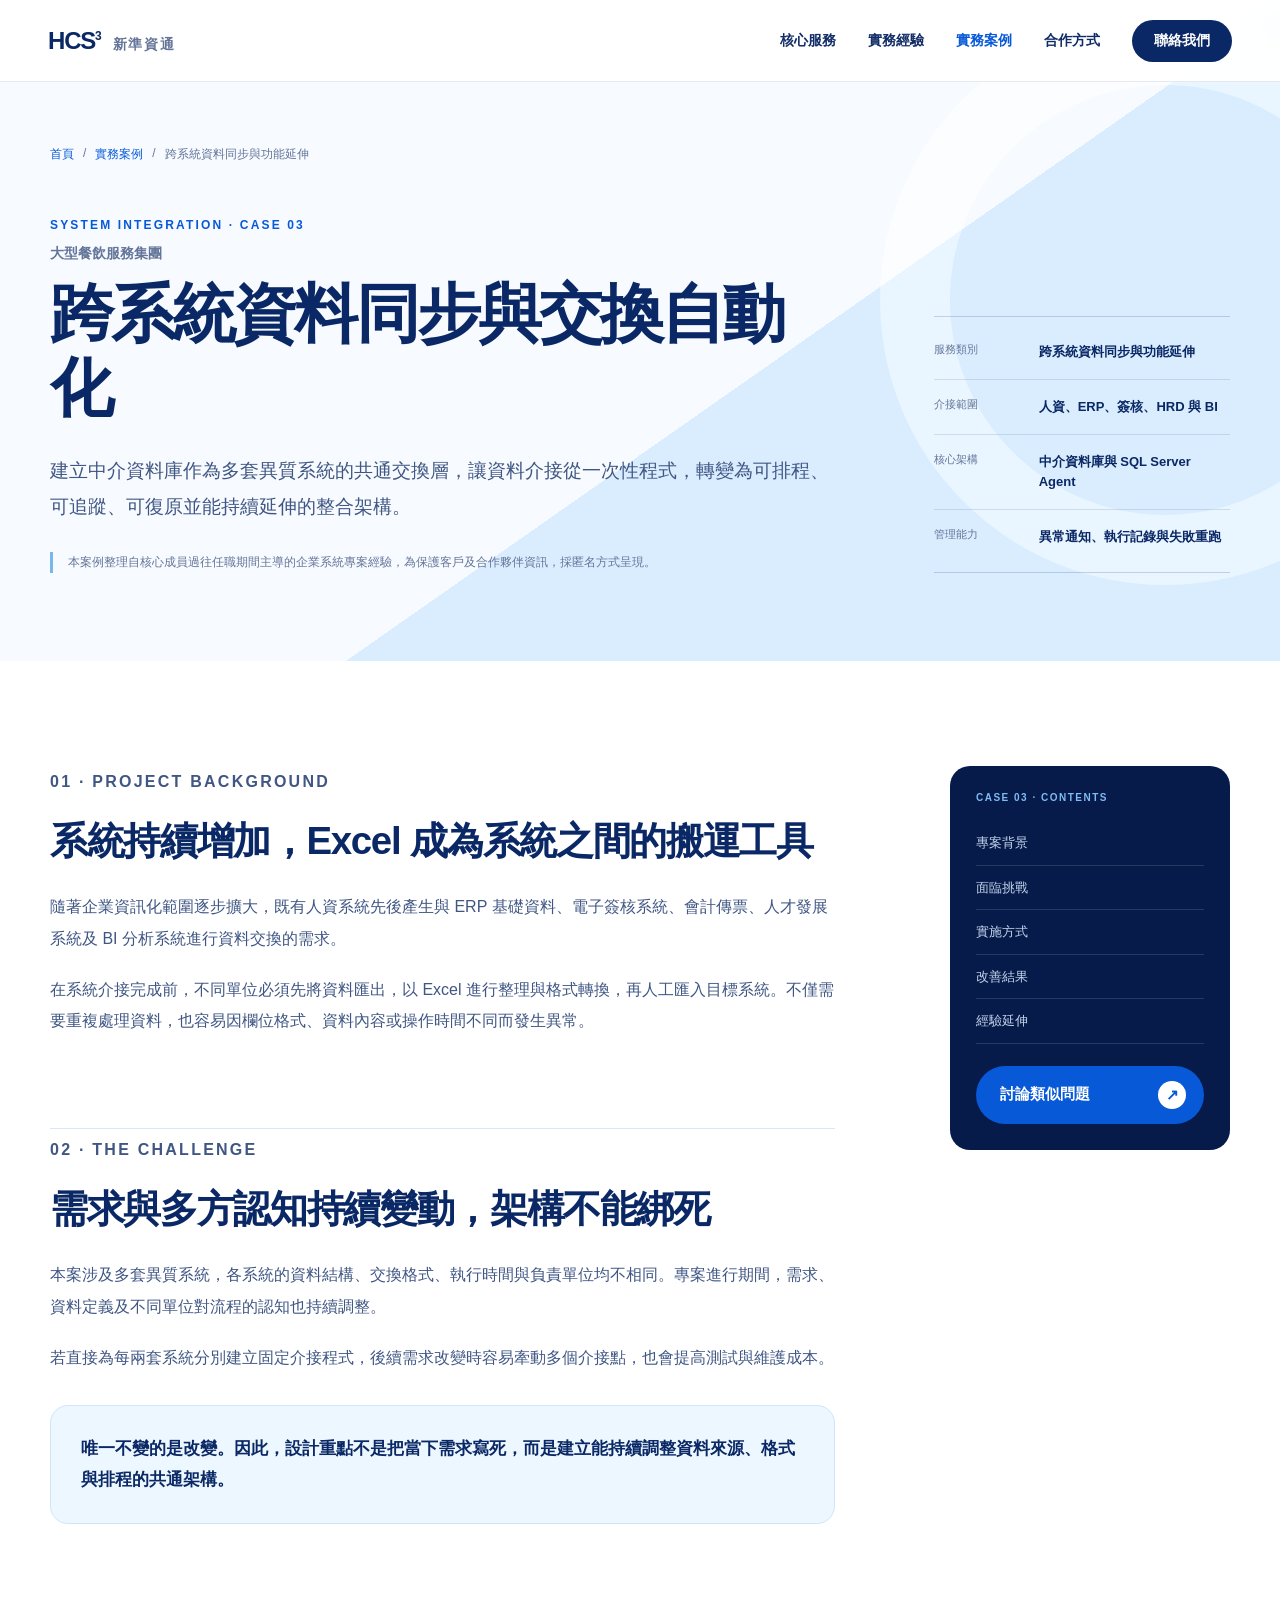
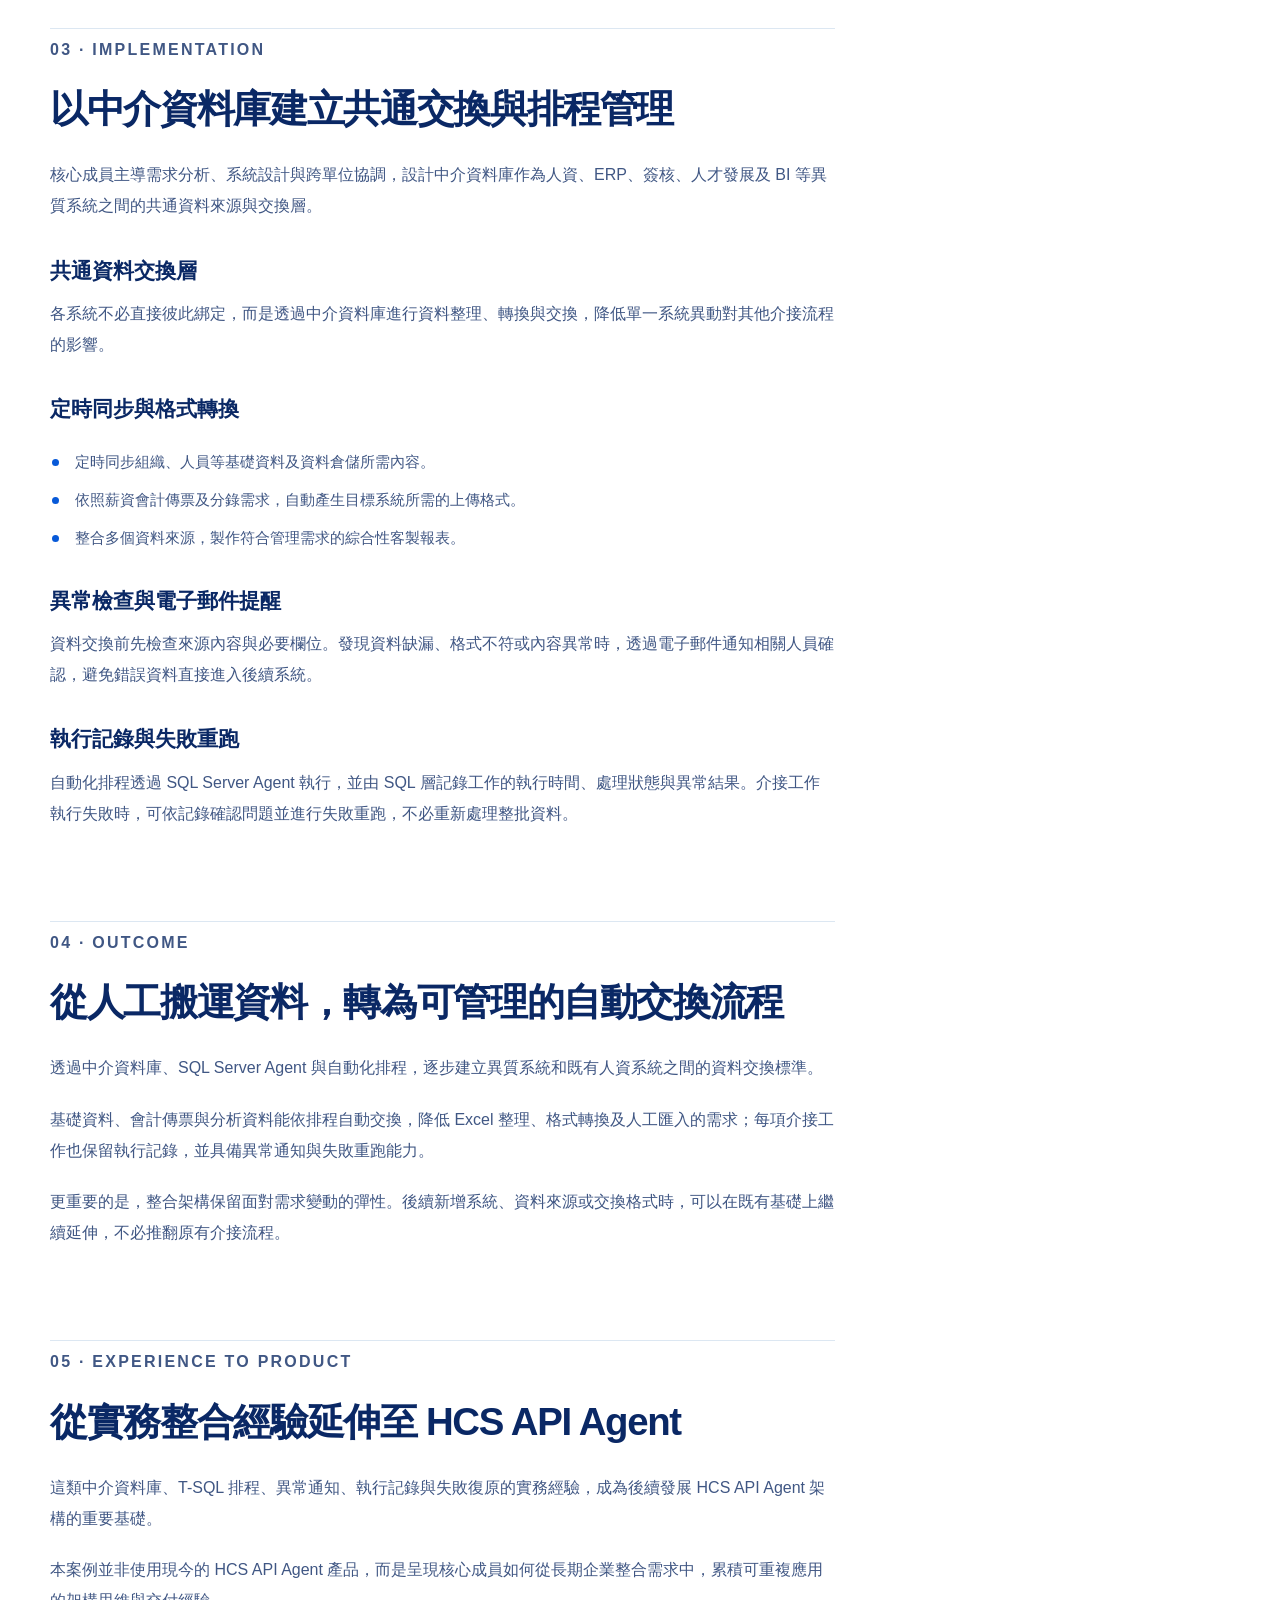
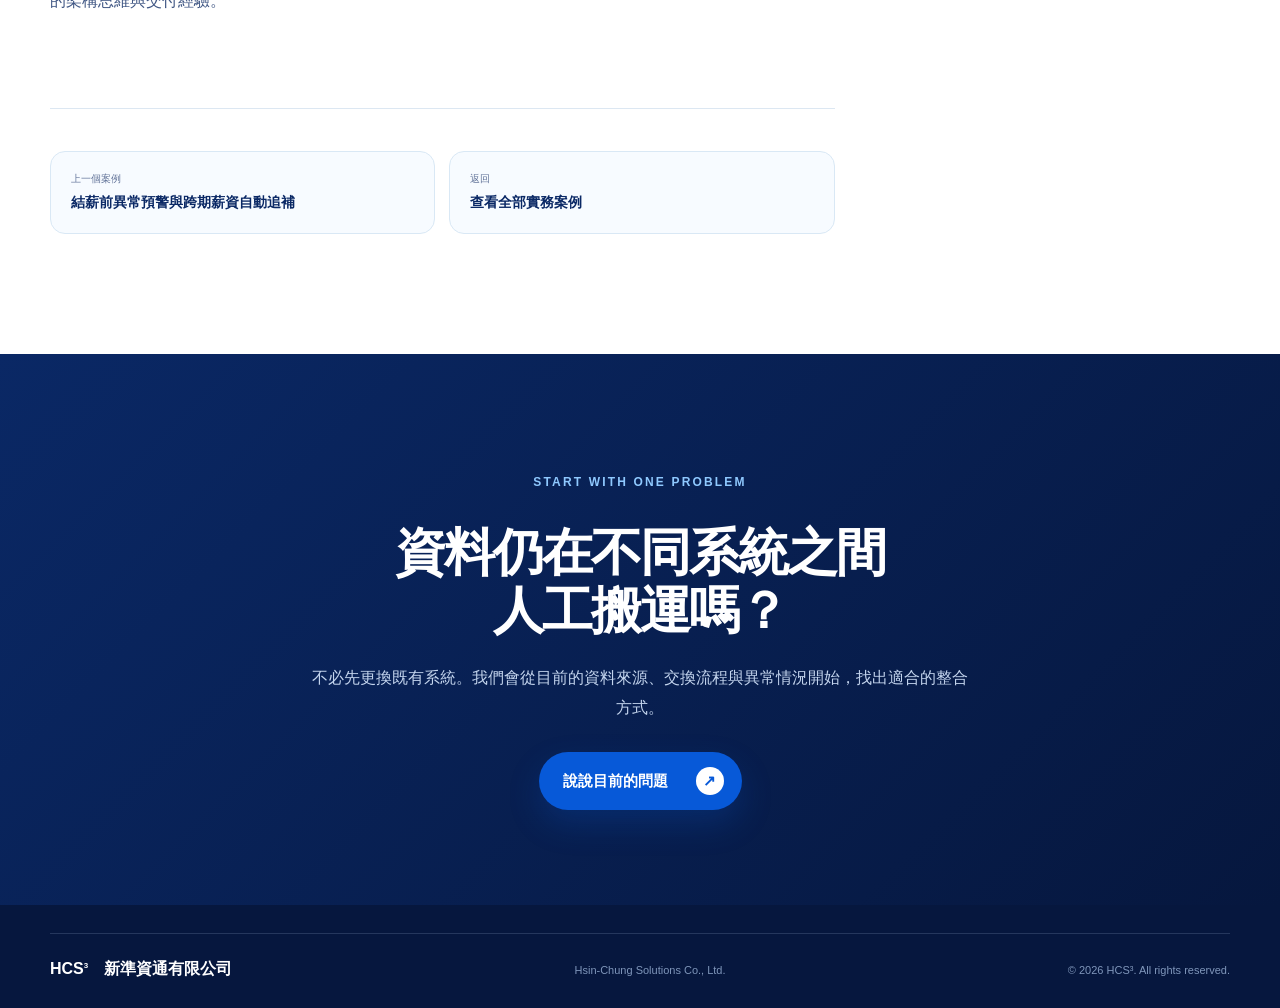
<file: cases/system-integration.html>
<!DOCTYPE html>
<html lang="zh-Hant">
<head>
  <meta charset="utf-8">
  <meta name="viewport" content="width=device-width, initial-scale=1">
  <meta name="description" content="大型餐飲服務集團的系統整合案例：以中介資料庫及 SQL Server Agent 串接人資、ERP、簽核、人才發展與 BI 系統。">
  <meta name="theme-color" content="#0a2865">
  <meta name="robots" content="index,follow,max-image-preview:large,max-snippet:-1,max-video-preview:-1">
  <link rel="canonical" href="https://www.hcs3.com/cases/system-integration.html">
  <link rel="icon" href="../assets/favicon.svg" type="image/svg+xml">
  <meta property="og:type" content="article">
  <meta property="og:locale" content="zh_TW">
  <meta property="og:site_name" content="HCS³ 新準資通">
  <meta property="og:title" content="跨系統資料同步與交換自動化｜HCS³ 實務案例">
  <meta property="og:description" content="建立共通交換層，串接人資、ERP、簽核、人才發展與 BI 等異質系統，並提供異常通知與失敗重跑。">
  <meta property="og:url" content="https://www.hcs3.com/cases/system-integration.html">
  <meta property="og:image" content="https://www.hcs3.com/assets/hcs3-social-card.png">
  <meta property="og:image:width" content="1200">
  <meta property="og:image:height" content="630">
  <meta property="og:image:alt" content="HCS³ 新準資通實務案例">
  <meta name="twitter:card" content="summary_large_image">
  <meta name="twitter:title" content="跨系統資料同步與交換自動化｜HCS³ 實務案例">
  <meta name="twitter:description" content="建立共通交換層，串接人資、ERP、簽核、人才發展與 BI 等異質系統，並提供異常通知與失敗重跑。">
  <meta name="twitter:image" content="https://www.hcs3.com/assets/hcs3-social-card.png">
  <title>跨系統資料同步與交換自動化｜HCS³ 實務案例</title>
  <script type="application/ld+json">
  {
    "@context": "https://schema.org",
    "@graph": [
      {
        "@type": "Article",
        "@id": "https://www.hcs3.com/cases/system-integration.html#article",
        "headline": "跨系統資料同步與交換自動化",
        "description": "大型餐飲服務集團的系統整合案例：以中介資料庫及 SQL Server Agent 串接人資、ERP、簽核、人才發展與 BI 系統。",
        "url": "https://www.hcs3.com/cases/system-integration.html",
        "mainEntityOfPage": "https://www.hcs3.com/cases/system-integration.html",
        "image": "https://www.hcs3.com/assets/hcs3-social-card.png",
        "datePublished": "2026-08-25",
        "dateModified": "2026-08-25",
        "inLanguage": "zh-Hant-TW",
        "author": { "@type": "Organization", "name": "新準資通有限公司", "url": "https://www.hcs3.com/" },
        "publisher": {
          "@type": "Organization",
          "name": "新準資通有限公司",
          "url": "https://www.hcs3.com/",
          "logo": { "@type": "ImageObject", "url": "https://www.hcs3.com/assets/favicon.svg" }
        },
        "about": ["系統整合", "資料同步", "SQL Server Agent", "HCS API Agent"]
      },
      {
        "@type": "BreadcrumbList",
        "itemListElement": [
          { "@type": "ListItem", "position": 1, "name": "首頁", "item": "https://www.hcs3.com/" },
          { "@type": "ListItem", "position": 2, "name": "實務案例", "item": "https://www.hcs3.com/#cases" },
          { "@type": "ListItem", "position": 3, "name": "跨系統資料同步與交換自動化", "item": "https://www.hcs3.com/cases/system-integration.html" }
        ]
      }
    ]
  }
  </script>
  <link rel="stylesheet" href="../styles.css?v=20260825-1">
  <script src="../script.js?v=20260825-1" defer></script>
</head>
<body class="case-page">
  <header class="site-header" id="site-header">
    <a class="brand" href="../index.html" aria-label="HCS3 首頁">
      <span class="brand-mark">HCS<sup>3</sup></span>
      <span class="brand-name">新準資通</span>
    </a>

    <button class="menu-button" type="button" aria-expanded="false" aria-controls="main-nav" aria-label="開啟導覽選單">
      <span></span><span></span><span></span>
    </button>

    <nav class="main-nav" id="main-nav" aria-label="主要導覽">
      <a href="../index.html#services">核心服務</a>
      <a href="../index.html#experience">實務經驗</a>
      <a href="../index.html#cases" aria-current="page">實務案例</a>
      <a href="../index.html#approach">合作方式</a>
      <a class="nav-cta" href="../index.html#contact">聯絡我們</a>
    </nav>
  </header>

  <main>
    <section class="case-hero">
      <div class="section">
        <nav class="breadcrumb" aria-label="麵包屑導覽">
          <a href="../index.html">首頁</a><span aria-hidden="true">/</span>
          <a href="../index.html#cases">實務案例</a><span aria-hidden="true">/</span>
          <span>跨系統資料同步與功能延伸</span>
        </nav>

        <div class="case-hero-grid">
          <div>
            <p class="eyebrow">SYSTEM INTEGRATION · CASE 03</p>
            <p class="case-hero-industry">大型餐飲服務集團</p>
            <h1>跨系統資料同步與交換自動化</h1>
            <p class="case-summary">建立中介資料庫作為多套異質系統的共通交換層，讓資料介接從一次性程式，轉變為可排程、可追蹤、可復原並能持續延伸的整合架構。</p>
            <p class="case-disclosure">本案例整理自核心成員過往任職期間主導的企業系統專案經驗，為保護客戶及合作夥伴資訊，採匿名方式呈現。</p>
          </div>

          <dl class="case-facts">
            <div><dt>服務類別</dt><dd>跨系統資料同步與功能延伸</dd></div>
            <div><dt>介接範圍</dt><dd>人資、ERP、簽核、HRD 與 BI</dd></div>
            <div><dt>核心架構</dt><dd>中介資料庫與 SQL Server Agent</dd></div>
            <div><dt>管理能力</dt><dd>異常通知、執行記錄與失敗重跑</dd></div>
          </dl>
        </div>
      </div>
    </section>

    <div class="section case-layout">
      <article class="case-content">
        <section class="case-section" id="background">
          <p class="case-section-number">01 · PROJECT BACKGROUND</p>
          <h2>系統持續增加，Excel 成為系統之間的搬運工具</h2>
          <p>隨著企業資訊化範圍逐步擴大，既有人資系統先後產生與 ERP 基礎資料、電子簽核系統、會計傳票、人才發展系統及 BI 分析系統進行資料交換的需求。</p>
          <p>在系統介接完成前，不同單位必須先將資料匯出，以 Excel 進行整理與格式轉換，再人工匯入目標系統。不僅需要重複處理資料，也容易因欄位格式、資料內容或操作時間不同而發生異常。</p>
        </section>

        <section class="case-section" id="challenge">
          <p class="case-section-number">02 · THE CHALLENGE</p>
          <h2>需求與多方認知持續變動，架構不能綁死</h2>
          <p>本案涉及多套異質系統，各系統的資料結構、交換格式、執行時間與負責單位均不相同。專案進行期間，需求、資料定義及不同單位對流程的認知也持續調整。</p>
          <p>若直接為每兩套系統分別建立固定介接程式，後續需求改變時容易牽動多個介接點，也會提高測試與維護成本。</p>
          <div class="case-callout">唯一不變的是改變。因此，設計重點不是把當下需求寫死，而是建立能持續調整資料來源、格式與排程的共通架構。</div>
        </section>

        <section class="case-section" id="solution">
          <p class="case-section-number">03 · IMPLEMENTATION</p>
          <h2>以中介資料庫建立共通交換與排程管理</h2>
          <p>核心成員主導需求分析、系統設計與跨單位協調，設計中介資料庫作為人資、ERP、簽核、人才發展及 BI 等異質系統之間的共通資料來源與交換層。</p>

          <h3>共通資料交換層</h3>
          <p>各系統不必直接彼此綁定，而是透過中介資料庫進行資料整理、轉換與交換，降低單一系統異動對其他介接流程的影響。</p>

          <h3>定時同步與格式轉換</h3>
          <ul>
            <li>定時同步組織、人員等基礎資料及資料倉儲所需內容。</li>
            <li>依照薪資會計傳票及分錄需求，自動產生目標系統所需的上傳格式。</li>
            <li>整合多個資料來源，製作符合管理需求的綜合性客製報表。</li>
          </ul>

          <h3>異常檢查與電子郵件提醒</h3>
          <p>資料交換前先檢查來源內容與必要欄位。發現資料缺漏、格式不符或內容異常時，透過電子郵件通知相關人員確認，避免錯誤資料直接進入後續系統。</p>

          <h3>執行記錄與失敗重跑</h3>
          <p>自動化排程透過 SQL Server Agent 執行，並由 SQL 層記錄工作的執行時間、處理狀態與異常結果。介接工作執行失敗時，可依記錄確認問題並進行失敗重跑，不必重新處理整批資料。</p>
        </section>

        <section class="case-section" id="result">
          <p class="case-section-number">04 · OUTCOME</p>
          <h2>從人工搬運資料，轉為可管理的自動交換流程</h2>
          <p>透過中介資料庫、SQL Server Agent 與自動化排程，逐步建立異質系統和既有人資系統之間的資料交換標準。</p>
          <p>基礎資料、會計傳票與分析資料能依排程自動交換，降低 Excel 整理、格式轉換及人工匯入的需求；每項介接工作也保留執行記錄，並具備異常通知與失敗重跑能力。</p>
          <p>更重要的是，整合架構保留面對需求變動的彈性。後續新增系統、資料來源或交換格式時，可以在既有基礎上繼續延伸，不必推翻原有介接流程。</p>
        </section>

        <section class="case-section" id="agent">
          <p class="case-section-number">05 · EXPERIENCE TO PRODUCT</p>
          <h2>從實務整合經驗延伸至 HCS API Agent</h2>
          <p>這類中介資料庫、T-SQL 排程、異常通知、執行記錄與失敗復原的實務經驗，成為後續發展 HCS API Agent 架構的重要基礎。</p>
          <p>本案例並非使用現今的 HCS API Agent 產品，而是呈現核心成員如何從長期企業整合需求中，累積可重複應用的架構思維與交付經驗。</p>
        </section>

        <nav class="case-navigation" aria-label="案例頁面導覽">
          <a href="payroll-reconciliation.html"><small>上一個案例</small><strong>結薪前異常預警與跨期薪資自動追補</strong></a>
          <a href="../index.html#cases"><small>返回</small><strong>查看全部實務案例</strong></a>
        </nav>
      </article>

      <aside class="case-sidebar" aria-label="本頁導覽">
        <div class="case-sidebar-card">
          <p>CASE 03 · CONTENTS</p>
          <nav aria-label="案例段落">
            <a href="#background">專案背景</a>
            <a href="#challenge">面臨挑戰</a>
            <a href="#solution">實施方式</a>
            <a href="#result">改善結果</a>
            <a href="#agent">經驗延伸</a>
          </nav>
          <a class="button" href="../index.html#contact">討論類似問題 <span aria-hidden="true">↗</span></a>
        </div>
      </aside>
    </div>

    <section class="case-cta">
      <div class="section">
        <p class="eyebrow light">START WITH ONE PROBLEM</p>
        <h2>資料仍在不同系統之間<br>人工搬運嗎？</h2>
        <p>不必先更換既有系統。我們會從目前的資料來源、交換流程與異常情況開始，找出適合的整合方式。</p>
        <a class="button" href="../index.html#contact">說說目前的問題 <span aria-hidden="true">↗</span></a>
      </div>
    </section>
  </main>

  <footer>
    <div class="section footer-bottom">
      <p class="footer-brand">HCS<sup>3</sup>　新準資通有限公司</p>
      <p>Hsin-Chung Solutions Co., Ltd.</p>
      <p>© <span id="year">2026</span> HCS³. All rights reserved.</p>
    </div>
  </footer>
</body>
</html>
</file>
<file: styles.css>
:root {
  --navy: #0a2865;
  --navy-dark: #061b49;
  --blue: #0759d8;
  --sky: #cfe8ff;
  --pale: #edf7ff;
  --ink: #112c66;
  --muted: #64759a;
  --coral: #ff6369;
}

* { box-sizing: border-box; }
html { scroll-behavior: smooth; scroll-padding-top: 82px; }
body {
  margin: 0;
  color: var(--ink);
  background: white;
  font-family: "Noto Sans TC", "PingFang TC", "Microsoft JhengHei", Arial, sans-serif;
  -webkit-font-smoothing: antialiased;
}
a { color: inherit; text-decoration: none; }
.section { width: min(1180px, calc(100% - 96px)); margin-inline: auto; }
.eyebrow { margin: 0 0 18px; color: var(--blue); font-size: 12px; font-weight: 800; letter-spacing: .18em; }
.eyebrow.light { color: #8fc9ff; }
h1, h2, h3, p { overflow-wrap: break-word; }
h2 { margin: 0; color: var(--navy); font-size: clamp(40px, 4vw, 62px); line-height: 1.15; letter-spacing: -.04em; font-weight: 650; }

.site-header {
  position: fixed;
  z-index: 20;
  inset: 0 0 auto;
  width: 100%;
  height: 82px;
  padding-inline: max(48px, calc((100vw - 1320px) / 2));
  display: flex;
  align-items: center;
  justify-content: space-between;
  background: rgba(255,255,255,.92);
  border-bottom: 1px solid rgba(10,40,101,.1);
  backdrop-filter: blur(14px);
}
.brand { display: flex; align-items: baseline; gap: 12px; font-weight: 700; }
.brand-mark { color: var(--navy); font-size: 24px; letter-spacing: -.05em; }
.brand-mark sup, .footer-brand sup { font-size: .5em; vertical-align: super; }
.brand-name { color: var(--muted); font-size: 14px; letter-spacing: .12em; }
.main-nav { display: flex; align-items: center; gap: 32px; font-size: 14px; font-weight: 700; }
.main-nav a { padding: 12px 0; }
.main-nav .nav-cta { padding: 12px 22px; color: white; background: var(--navy); border-radius: 99px; }
.menu-button { display: none; }

.hero {
  min-height: 760px;
  height: 100svh;
  max-height: 960px;
  padding: 145px max(48px, calc((100vw - 1320px) / 2)) 70px;
  position: relative;
  display: grid;
  grid-template-columns: .95fr 1.05fr;
  align-items: center;
  gap: 6vw;
  overflow: hidden;
}
.hero::before {
  content: "";
  position: absolute;
  z-index: -1;
  width: 62vw;
  height: 115%;
  top: -8%;
  right: -14vw;
  border-radius: 50% 0 0 50%;
  background: linear-gradient(145deg, #e7f4ff, #b9dcff 55%, #dcebff);
}
.hero h1 { margin: 0; color: var(--navy); font-size: clamp(54px, 5vw, 82px); line-height: 1.12; letter-spacing: -.055em; font-weight: 650; }
.hero-positioning { max-width: 650px; margin: 26px 0 0; color: var(--navy); font-size: clamp(19px, 1.5vw, 24px); font-weight: 750; line-height: 1.55; }
.hero-lead { max-width: 650px; margin: 14px 0 0; color: #405784; font-size: clamp(16px, 1.15vw, 19px); line-height: 1.85; }
.hero-actions { display: flex; align-items: center; gap: 28px; margin-top: 36px; }
.button { display: inline-flex; align-items: center; gap: 28px; padding: 15px 18px 15px 24px; color: white; background: var(--blue); border-radius: 99px; font-size: 15px; font-weight: 700; box-shadow: 0 14px 32px rgba(7,89,216,.22); transition: .2s ease; }
.button span { display: grid; place-items: center; width: 28px; height: 28px; color: var(--blue); background: white; border-radius: 50%; }
.button:hover { background: var(--navy); transform: translateY(-2px); }
.text-link { padding-block: 10px; font-size: 14px; font-weight: 700; border-bottom: 1px solid #9bb0d0; }

.hero-visual { position: relative; min-height: 500px; }
.orbit { position: absolute; border: 1px solid rgba(6,66,151,.14); border-radius: 50%; }
.orbit-large { width: 510px; height: 510px; right: 2%; top: 0; }
.orbit-small { width: 390px; height: 390px; right: 10%; top: 12%; border-style: dashed; }
.dashboard, .status-card, .benefits-card { position: absolute; background: rgba(255,255,255,.94); border: 1px solid rgba(10,40,101,.12); border-radius: 22px; box-shadow: 0 30px 80px rgba(22,85,153,.18); }
.dashboard { width: min(440px, 78%); height: 310px; right: 7%; top: 18%; padding: 24px; transform: rotate(1.5deg); }
.dashboard-head { display: flex; align-items: center; gap: 7px; padding-bottom: 16px; border-bottom: 1px solid #dfeafb; }
.dashboard-head i { width: 7px; height: 7px; background: #aecff2; border-radius: 50%; }
.dashboard-head i:first-child { background: var(--coral); }
.dashboard-head b { margin-left: auto; font-size: 9px; letter-spacing: .18em; }
.chart { height: 130px; padding-top: 22px; display: flex; align-items: end; justify-content: center; gap: 18px; border-bottom: 1px solid #e2edfa; }
.chart span { width: 32px; border-radius: 8px 8px 0 0; background: linear-gradient(#58a6ff, #0c5cdb); }
.chart span:nth-child(1) { height: 38%; }.chart span:nth-child(2) { height: 55%; }.chart span:nth-child(3) { height: 48%; }.chart span:nth-child(4) { height: 82%; }.chart span:nth-child(5) { height: 68%; background: linear-gradient(#ff8a8d, #ff5963); }
.systems { margin-top: 28px; display: flex; align-items: center; justify-content: center; }
.systems b { width: 50px; height: 34px; display: grid; place-items: center; background: #e4f1ff; border-radius: 8px; font-size: 9px; }
.systems i { width: 35px; height: 1px; background: #83a7d4; }
.status-card { z-index: 2; width: 210px; left: 0; top: 8%; padding: 16px; display: flex; align-items: center; gap: 12px; transform: rotate(-4deg); }
.status-card > i { width: 35px; height: 35px; background: radial-gradient(circle, #1f78e8 0 24%, #d6ecff 26%); border-radius: 50%; }
.status-card span { display: grid; gap: 3px; }.status-card b { font-size: 13px; }.status-card small, .benefits-card small { color: var(--muted); font-size: 10px; }
.benefits-card { z-index: 2; right: 0; bottom: 1%; padding: 17px 20px; transform: rotate(2deg); }
.benefits-card ul { margin: 7px 0 0; padding: 0; display: grid; gap: 5px; list-style: none; color: var(--navy); font-size: 11px; font-weight: 750; }
.benefits-card li::before { content: "✓"; margin-right: 7px; color: var(--blue); }

.services { padding-block: 130px 140px; }
.section-heading, .experience-heading { display: flex; align-items: end; justify-content: space-between; gap: 60px; margin-bottom: 56px; }
.section-heading > p, .experience-heading > p { max-width: 410px; margin: 0 0 6px; color: var(--muted); line-height: 1.8; }
.service-grid { display: grid; grid-template-columns: repeat(3, 1fr); gap: 18px; }
.service-card { min-height: 470px; padding: 30px; position: relative; overflow: hidden; background: var(--pale); border: 1px solid #d2e9ff; border-radius: 24px; transition: .25s ease; }
.service-card::after { content: ""; position: absolute; width: 170px; height: 170px; right: -70px; bottom: -90px; background: #c9e6ff; border-radius: 50%; }
.service-card:hover { transform: translateY(-6px); box-shadow: 0 24px 60px rgba(20,75,135,.12); }
.service-number { width: 54px; height: 54px; margin-bottom: 42px; display: grid; place-items: center; color: var(--blue); background: white; border: 1px solid #cbe5ff; border-radius: 50%; font-size: 14px; font-weight: 800; }
.card-label { margin: 0 0 10px; color: #5892ce; font-size: 10px; font-weight: 800; letter-spacing: .12em; }
.service-card h3 { min-height: 68px; margin: 0; color: var(--navy); font-size: 25px; line-height: 1.35; }
.question { min-height: 88px; margin: 18px 0 22px; font-size: 15px; font-weight: 700; line-height: 1.75; }
.description { margin: 0; padding-top: 22px; color: #50698f; border-top: 1px solid #bdd8f2; font-size: 15px; line-height: 1.75; }

.experience { padding-block: 125px 140px; color: white; background: var(--navy-dark); overflow: hidden; }
.experience h2 { color: white; }
.experience-heading > p { color: #adc4e7; }
.metric-grid { display: grid; grid-template-columns: repeat(3, 1fr); gap: 20px; }
.metric { padding: 20px; text-align: center; }
.metric-ring { width: 225px; height: 225px; margin: 0 auto 30px; display: flex; align-items: center; justify-content: center; border: 24px solid rgba(170,214,255,.18); border-top-color: #4ea4ff; border-radius: 50%; }
.metric-ring strong { font-size: 56px; letter-spacing: -.05em; }.metric-ring strong sup { color: #58aafd; font-size: .45em; }.metric-ring span { margin-left: 7px; font-size: 27px; }
.metric-ring.text-ring strong { font-size: 34px; }
.metric h3 { margin: 0 0 8px; font-size: 19px; }.metric p { margin: 0; color: #a8c0e2; font-size: 14px; }

.cases { padding-block: 130px 145px; }
.cases-heading { align-items: start; }
.cases-intro { max-width: 430px; }
.cases-intro p { margin: 0 0 14px; color: var(--ink); font-size: 17px; font-weight: 700; line-height: 1.75; }
.cases-intro small { display: block; color: var(--muted); font-size: 12px; line-height: 1.8; }
.case-grid { display: grid; grid-template-columns: repeat(3, 1fr); gap: 18px; }
.case-card { min-height: 530px; padding: 32px; position: relative; display: flex; flex-direction: column; overflow: hidden; background: #f7fbff; border: 1px solid #d5e6f5; border-radius: 24px; transition: transform .25s ease, border-color .25s ease, box-shadow .25s ease; }
.case-card::after { content: ""; position: absolute; width: 160px; height: 160px; right: -95px; bottom: -95px; background: #d7edff; border-radius: 50%; transition: transform .25s ease; }
.case-card:hover { transform: translateY(-6px); border-color: #9ec9f2; box-shadow: 0 24px 60px rgba(20,75,135,.12); }
.case-card:hover::after { transform: scale(1.18); }
.case-number { margin-bottom: 42px; color: #76a9d9; font-size: 10px; font-weight: 800; letter-spacing: .16em; }
.case-industry { margin: 0 0 7px; color: var(--blue); font-size: 13px; font-weight: 800; }
.case-category { margin: 0 0 16px; color: var(--muted); font-size: 11px; font-weight: 700; letter-spacing: .04em; }
.case-card h3 { margin: 0; color: var(--navy); font-size: 26px; line-height: 1.42; letter-spacing: -.02em; }
.case-card > p:not(.case-industry):not(.case-category) { margin: 20px 0; color: #50698f; font-size: 14px; line-height: 1.8; }
.case-card ul { margin: 0 0 28px; padding: 20px 0 0; display: grid; gap: 9px; list-style: none; border-top: 1px solid #d8e6f4; color: var(--ink); font-size: 13px; line-height: 1.55; }
.case-card li::before { content: "✓"; margin-right: 8px; color: var(--blue); font-weight: 800; }
.case-link { z-index: 1; margin-top: auto; display: flex; align-items: center; justify-content: space-between; color: var(--navy); font-size: 14px; font-weight: 800; }
.case-link b { width: 34px; height: 34px; display: grid; place-items: center; color: white; background: var(--blue); border-radius: 50%; font-size: 15px; }

/* Case study pages */
.case-page { overflow-x: clip; background: #fff; }
.case-page .main-nav a[aria-current="page"] { color: var(--blue); }
.case-hero { padding: 146px 0 88px; position: relative; overflow: hidden; background: linear-gradient(145deg, #f7fbff 0 58%, #d9edff 58% 100%); }
.case-hero::after { content: ""; position: absolute; width: 430px; height: 430px; right: -170px; top: 15px; border: 70px solid rgba(255,255,255,.42); border-radius: 50%; }
.breadcrumb { margin-bottom: 55px; display: flex; flex-wrap: wrap; gap: 9px; color: var(--muted); font-size: 12px; }
.breadcrumb a { color: var(--blue); }
.case-hero-grid { position: relative; z-index: 1; display: grid; grid-template-columns: minmax(0, 1.45fr) minmax(270px, .55fr); gap: clamp(55px, 8vw, 105px); align-items: end; }
.case-hero-grid > * { min-width: 0; }
.case-hero .eyebrow { margin-bottom: 13px; }
.case-hero-industry { margin: 0 0 15px; color: var(--muted); font-size: 14px; font-weight: 750; }
.case-hero h1 { max-width: 800px; margin: 0; color: var(--navy); font-size: clamp(44px, 5vw, 70px); line-height: 1.15; letter-spacing: -.045em; font-weight: 650; }
.case-summary { max-width: 800px; margin: 28px 0 0; color: #405784; font-size: clamp(17px, 1.5vw, 21px); line-height: 1.85; }
.case-hero h1, .case-summary, .case-facts dd { overflow-wrap: anywhere; }
.case-facts { margin: 0; padding: 8px 0; border-block: 1px solid rgba(10,40,101,.18); }
.case-facts div { padding: 17px 0; display: grid; grid-template-columns: 90px 1fr; gap: 15px; border-bottom: 1px solid rgba(10,40,101,.12); }
.case-facts div:last-child { border-bottom: 0; }
.case-facts dt { color: var(--muted); font-size: 11px; }
.case-facts dd { margin: 0; color: var(--navy); font-size: 13px; font-weight: 750; line-height: 1.55; }
.case-disclosure { margin: 28px 0 0; padding-left: 15px; color: var(--muted); border-left: 3px solid #78b7ee; font-size: 12px; line-height: 1.75; }

.case-layout { padding-block: 105px 120px; display: grid; grid-template-columns: minmax(0, 1fr) 280px; gap: clamp(65px, 9vw, 120px); align-items: start; }
.case-content { min-width: 0; }
.case-section { padding-bottom: 72px; }
.case-section + .case-section { padding-top: 5px; border-top: 1px solid #dce7f2; }
.case-section-number { margin: 0 0 12px; color: #78a8d7; font-size: 11px; font-weight: 800; letter-spacing: .14em; }
.case-section h2 { margin: 0 0 26px; color: var(--navy); font-size: clamp(31px, 3vw, 44px); line-height: 1.25; letter-spacing: -.035em; }
.case-section h3 { margin: 34px 0 12px; color: var(--navy); font-size: 21px; line-height: 1.45; }
.case-section p { margin: 0 0 20px; color: #405784; font-size: 16px; line-height: 1.95; }
.case-section ul { margin: 24px 0; padding: 0; display: grid; gap: 12px; list-style: none; }
.case-section li { padding-left: 25px; position: relative; color: #405784; font-size: 15px; line-height: 1.75; }
.case-section li::before { content: ""; position: absolute; width: 7px; height: 7px; left: 2px; top: .65em; background: var(--blue); border-radius: 50%; }
.case-callout { margin: 32px 0; padding: 28px 30px; color: var(--navy); background: var(--pale); border: 1px solid #cfe5fa; border-radius: 18px; font-size: 17px; font-weight: 700; line-height: 1.8; }
.case-points { margin-top: 30px; display: grid; grid-template-columns: repeat(2, 1fr); gap: 14px; }
.case-point { padding: 24px; background: #f7fbff; border: 1px solid #d9e8f5; border-radius: 16px; }
.case-point strong { display: block; margin-bottom: 8px; color: var(--navy); font-size: 16px; }
.case-point span { color: #50698f; font-size: 13px; line-height: 1.7; }
.case-sidebar { position: sticky; top: 112px; }
.case-sidebar-card { padding: 26px; background: var(--navy-dark); border-radius: 20px; color: white; }
.case-sidebar-card > p { margin: 0 0 18px; color: #7fbbf6; font-size: 10px; font-weight: 800; letter-spacing: .15em; }
.case-sidebar nav { display: grid; margin-bottom: 22px; }
.case-sidebar nav a { padding: 12px 0; color: #c3d4ed; border-bottom: 1px solid rgba(255,255,255,.13); font-size: 13px; line-height: 1.5; }
.case-sidebar .button { width: 100%; justify-content: space-between; box-shadow: none; }
.case-navigation { padding-top: 42px; display: grid; grid-template-columns: 1fr 1fr; gap: 14px; border-top: 1px solid #dce7f2; }
.case-navigation a { padding: 20px; display: grid; gap: 6px; background: #f7fbff; border: 1px solid #d9e8f5; border-radius: 15px; transition: .2s ease; }
.case-navigation a:hover { border-color: #9ec9f2; transform: translateY(-2px); }
.case-navigation small { color: var(--muted); font-size: 10px; }
.case-navigation strong { color: var(--navy); font-size: 14px; line-height: 1.5; }
.case-cta { padding-block: 95px; color: white; text-align: center; background: linear-gradient(135deg, #0a2865, #06173e); }
.case-cta h2 { margin-inline: auto; color: white; }
.case-cta p { max-width: 660px; margin: 22px auto 30px; color: #c3d4ed; line-height: 1.85; }
.case-cta .button { margin-inline: auto; }

.approach { min-height: 760px; display: grid; grid-template-columns: 1fr 1fr; }
.approach-visual { position: relative; overflow: hidden; display: grid; place-items: center; background: linear-gradient(150deg, #d9eeff, #9bcfff); }
.approach-visual::before, .approach-visual::after { content: ""; position: absolute; width: 620px; height: 620px; border: 100px solid rgba(255,255,255,.25); border-radius: 50%; }
.approach-visual::before { left: -400px; top: -250px; }.approach-visual::after { right: -420px; bottom: -280px; }
.approach-visual span { color: rgba(255,255,255,.55); font-size: clamp(100px, 13vw, 190px); font-weight: 900; transform: rotate(-90deg); }
.approach-copy { padding: 105px max(48px, calc((100vw - 1180px) / 2)) 100px 8vw; }
.approach-lead { max-width: 640px; margin: 24px 0; color: #4e648a; line-height: 1.8; }
.question-list { margin: 0 0 26px; padding: 0; list-style: none; }
.question-list li { padding: 13px 0; display: flex; gap: 18px; border-bottom: 1px solid #dbe5f0; font-size: 15px; line-height: 1.55; }
.question-list span { color: #74a8df; font-size: 11px; font-weight: 800; }
.conclusion { margin-bottom: 26px; font-weight: 700; }

.contact { padding-block: 120px; color: white; background: linear-gradient(135deg, #0a2865, #06173e); }
.contact-layout { display: grid; grid-template-columns: .85fr 1.15fr; gap: clamp(55px, 8vw, 110px); align-items: start; }
.contact-copy h2 { color: white; }
.contact-copy > p:not(.eyebrow) { max-width: 520px; margin: 28px 0 0; color: #c3d4ed; font-size: 16px; line-height: 1.9; }
.contact-methods { margin-top: 42px; display: grid; border-top: 1px solid rgba(255,255,255,.16); }
.contact-methods a { padding: 17px 0; display: grid; grid-template-columns: 110px 1fr; align-items: center; gap: 15px; border-bottom: 1px solid rgba(255,255,255,.16); transition: .2s ease; }
.contact-methods a:hover { padding-left: 8px; }
.contact-methods small { color: #91add1; }
.contact-methods strong { font-size: 17px; }
.contact-form { padding: clamp(28px, 4vw, 48px); color: var(--ink); background: white; border-radius: 26px; box-shadow: 0 35px 90px rgba(0,0,0,.22); }
.form-grid { display: grid; grid-template-columns: 1fr 1fr; gap: 24px 20px; }
.form-grid label { display: grid; gap: 9px; color: var(--navy); font-size: 14px; font-weight: 750; }
.form-grid label > span { display: flex; align-items: center; gap: 8px; }
.form-grid em { color: #d74a52; font-size: 10px; font-style: normal; }
.form-grid label small { color: var(--muted); font-size: 10px; font-weight: 500; }
.form-full { grid-column: 1 / -1; }
.form-grid input, .form-grid select, .form-grid textarea { width: 100%; padding: 14px 15px; color: var(--ink); background: #f7fbff; border: 1px solid #cbdced; border-radius: 10px; font: inherit; font-weight: 500; outline: none; transition: border-color .2s ease, box-shadow .2s ease; }
.form-grid textarea { min-height: 150px; resize: vertical; line-height: 1.65; }
.form-grid input:focus, .form-grid select:focus, .form-grid textarea:focus { border-color: var(--blue); box-shadow: 0 0 0 3px rgba(7,89,216,.12); }
.form-grid input[aria-invalid="true"], .form-grid select[aria-invalid="true"], .form-grid textarea[aria-invalid="true"] { border-color: #d74a52; box-shadow: 0 0 0 3px rgba(215,74,82,.1); }
.form-privacy { margin: 22px 0 18px; color: var(--muted); font-size: 12px; line-height: 1.7; }
.form-submit { border: 0; cursor: pointer; }
.form-submit:disabled { cursor: wait; opacity: .7; transform: none; }
.form-status { min-height: 24px; margin: 14px 0 0; color: var(--muted); font-size: 13px; line-height: 1.6; }
.form-status.success { color: #167047; }
.form-status.error { color: #b5323a; }
.form-trap { position: absolute; width: 1px; height: 1px; overflow: hidden; clip: rect(0 0 0 0); clip-path: inset(50%); white-space: nowrap; }

footer { padding: 95px 0 28px; color: white; background: #06173e; }
.case-page footer { padding-top: 28px; }
.footer-main { padding-bottom: 75px; display: flex; align-items: end; justify-content: space-between; gap: 70px; }
.footer-main h2 { color: white; }
.email { min-width: 430px; padding: 25px 0; position: relative; display: grid; gap: 8px; border-block: 1px solid #3d5078; }
.email small { color: #8ea8d0; }.email strong { font-size: clamp(20px, 2vw, 27px); }.email > span { position: absolute; right: 0; top: 30px; color: #72b7ff; font-size: 24px; }
.footer-bottom { padding-top: 25px; display: flex; align-items: center; justify-content: space-between; gap: 24px; color: #7f96ba; border-top: 1px solid #25375d; font-size: 11px; }
.footer-bottom p { margin: 0; }.footer-brand { color: white; font-size: 16px; font-weight: 700; }

@media (max-width: 900px) {
  .site-header { padding-inline: 28px; }
  .menu-button { width: 42px; height: 42px; padding: 0; display: grid; place-content: center; gap: 5px; background: var(--navy); border: 0; border-radius: 50%; cursor: pointer; }
  .menu-button span { width: 18px; height: 1px; background: white; }
  .main-nav { position: absolute; top: 72px; right: 28px; width: 220px; padding: 10px; display: none; align-items: stretch; flex-direction: column; gap: 2px; background: white; border: 1px solid #dce8f5; border-radius: 16px; box-shadow: 0 20px 50px rgba(10,40,101,.15); }
  .main-nav.open { display: flex; }.main-nav a, .main-nav .nav-cta { padding: 13px 14px; border-radius: 10px; }.main-nav .nav-cta { color: white; }
  .hero { height: auto; min-height: 900px; padding: 140px 7vw 90px; grid-template-columns: 1fr; gap: 30px; }.hero::before { width: 110vw; height: 50%; top: auto; right: -30vw; bottom: -4%; border-radius: 50% 50% 0 0; }.hero-visual { width: min(650px,100%); min-height: 420px; margin: auto; }
  .section { width: min(100% - 56px, 760px); }.section-heading, .experience-heading { display: block; }.section-heading > p, .experience-heading > p { margin-top: 20px; }
  .service-grid, .metric-grid { grid-template-columns: 1fr; }.service-card { min-height: auto; }.service-card h3, .question { min-height: 0; }
  .case-grid { grid-template-columns: 1fr; }.case-card { min-height: auto; }.cases-intro { max-width: 680px; margin-top: 22px; }
  .case-hero-grid { grid-template-columns: 1fr; gap: 45px; }.case-facts { max-width: 620px; }.case-layout { grid-template-columns: 1fr; }.case-sidebar { position: static; }.case-sidebar-card { display: grid; grid-template-columns: 1fr auto; gap: 20px; align-items: end; }.case-sidebar-card > p { grid-column: 1 / -1; }.case-sidebar nav { margin: 0; }.case-sidebar .button { width: auto; }
  .approach { grid-template-columns: 1fr; }.approach-visual { min-height: 340px; }.approach-copy { padding: 90px max(28px, calc((100vw - 760px) / 2)); }
  .contact-layout { grid-template-columns: 1fr; }.contact-copy > p:not(.eyebrow) { max-width: 680px; }
  .footer-main { flex-direction: column; align-items: stretch; }.email { min-width: 0; }
}

@media (max-width: 600px) {
  html { scroll-padding-top: 70px; }.site-header { height: 70px; padding-inline: 20px; }.brand-name { display: none; }.main-nav { top: 62px; right: 20px; }
  .hero { min-height: 780px; padding: 112px 22px 70px; }.hero h1 { font-size: clamp(44px, 13vw, 60px); }.hero-lead { font-size: 16px; line-height: 1.75; }.hero-actions { align-items: flex-start; flex-direction: column; gap: 8px; margin-top: 28px; }
  .hero-visual { min-height: 350px; }.orbit-large { width: 320px; height: 320px; right: -20px; }.orbit-small { width: 245px; height: 245px; right: 20px; }.dashboard { width: 84%; height: 230px; right: 5%; padding: 17px; }.chart { height: 90px; gap: 10px; }.chart span { width: 22px; }.systems { margin-top: 18px; }.systems b { width: 40px; height: 28px; }.status-card { width: 170px; padding: 12px; top: 1%; }.benefits-card { right: 2px; bottom: 0; padding: 12px 14px; }.benefits-card ul { font-size: 10px; }
  .section { width: calc(100% - 40px); }.services, .experience { padding-block: 88px 95px; }.section-heading { margin-bottom: 34px; } h2 { font-size: 38px; }.service-card { padding: 25px 24px 30px; }.service-number { margin-bottom: 28px; }.service-card h3 { font-size: 23px; }
  .cases { padding-block: 88px 95px; }.case-card { padding: 25px 24px 28px; }.case-number { margin-bottom: 30px; }.case-card h3 { font-size: 23px; }
  .case-hero { padding: 112px 0 68px; background: linear-gradient(155deg, #f7fbff 0 76%, #d9edff 76% 100%); }.breadcrumb { margin-bottom: 38px; }.case-hero h1 { font-size: 42px; }.case-summary { font-size: 17px; }.case-facts div { grid-template-columns: 80px 1fr; }.case-layout { padding-block: 75px 90px; gap: 55px; }.case-section { padding-bottom: 55px; }.case-section h2 { font-size: 32px; }.case-section p { font-size: 15px; }.case-callout { padding: 23px 21px; font-size: 16px; }.case-points { grid-template-columns: 1fr; }.case-sidebar-card { display: block; }.case-sidebar-card > p { margin-bottom: 18px; }.case-sidebar nav { margin-bottom: 22px; }.case-sidebar .button { width: 100%; }.case-navigation { grid-template-columns: 1fr; }.case-cta { padding-block: 75px; }
  .metric-ring { width: 205px; height: 205px; }.approach-visual { min-height: 260px; }.approach-copy { padding: 80px 20px 90px; }
  .contact { padding-block: 85px; }.contact-layout { gap: 45px; }.contact-methods a { grid-template-columns: 95px 1fr; }.contact-methods strong { font-size: 15px; }.contact-form { padding: 26px 20px; border-radius: 20px; }.form-grid { grid-template-columns: 1fr; gap: 20px; }.form-full { grid-column: auto; }.form-submit { width: 100%; justify-content: space-between; }
  footer { padding-top: 78px; }.footer-main { padding-bottom: 58px; gap: 44px; }.email strong { font-size: 19px; }.footer-bottom { align-items: flex-start; flex-direction: column; gap: 10px; }
}

@media (prefers-reduced-motion: reduce) {
  html { scroll-behavior: auto; }
  *, *::before, *::after { transition: none !important; }
}
</file>
